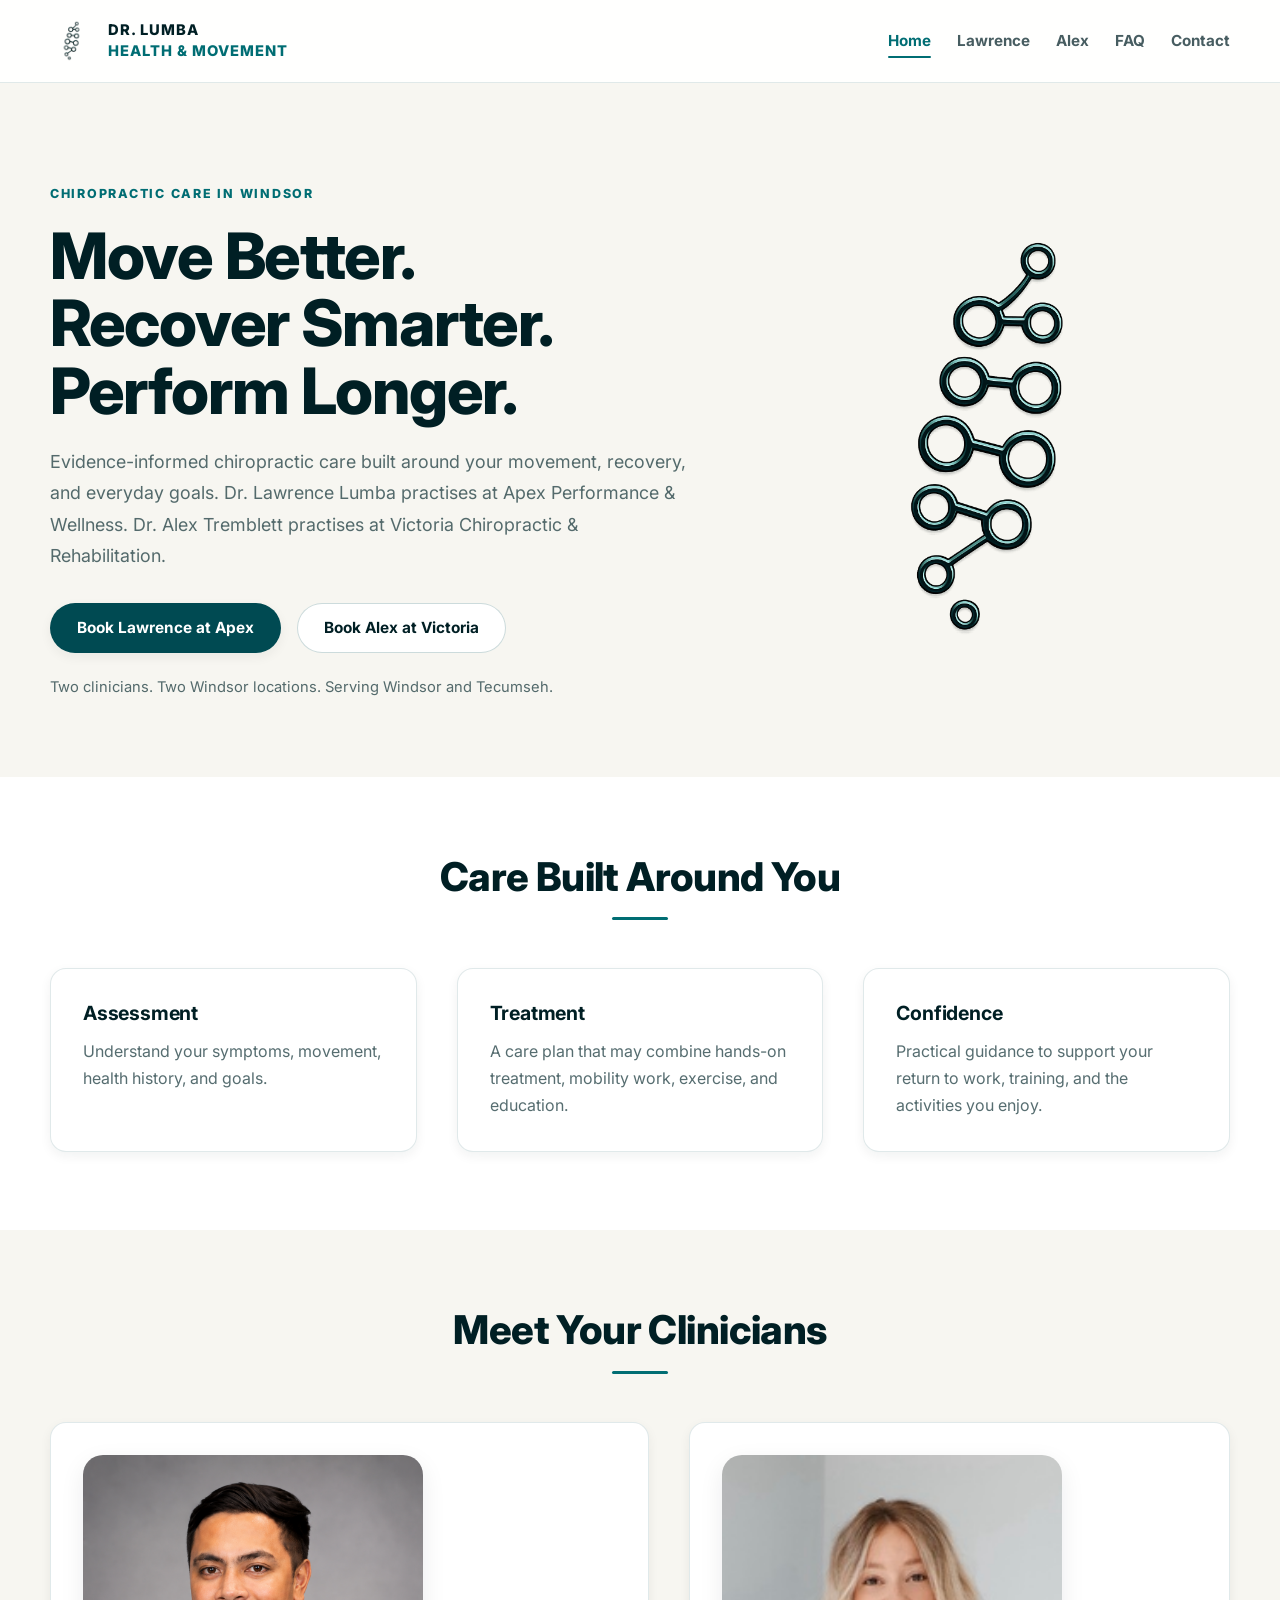
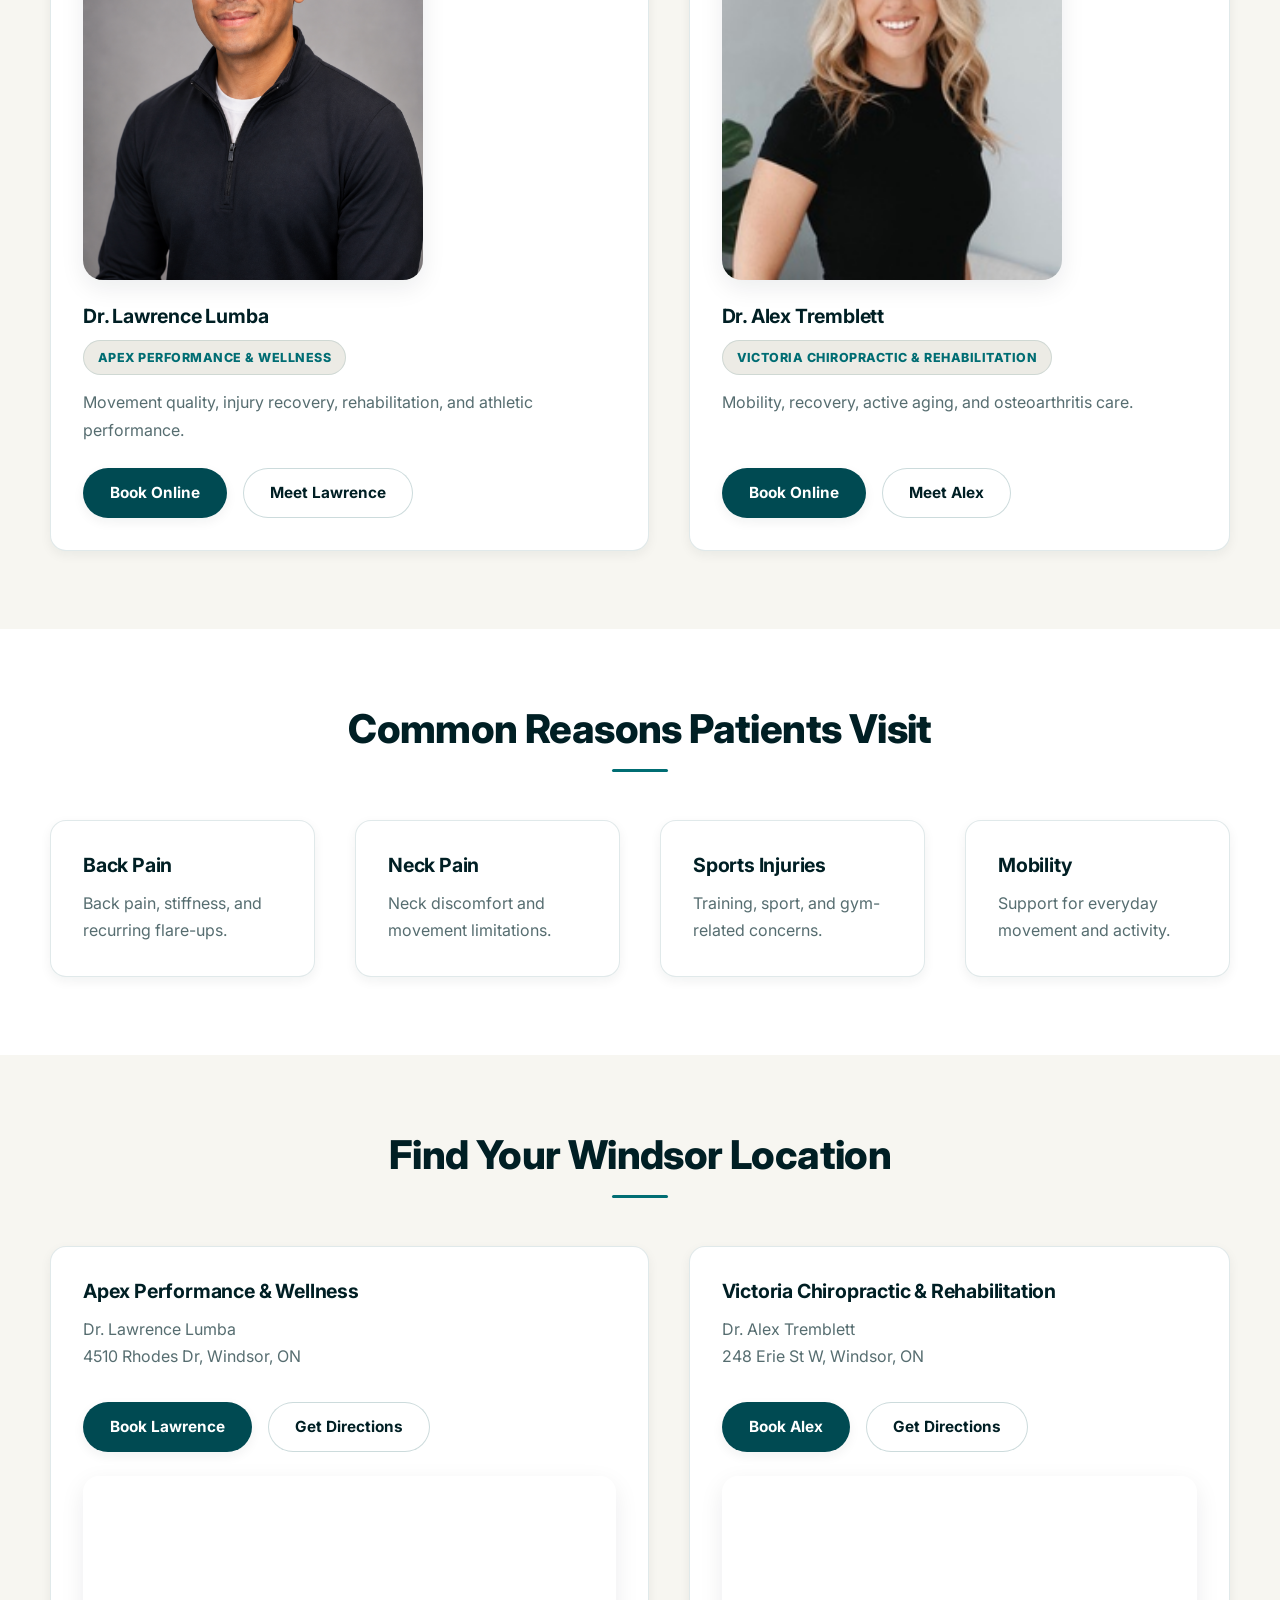
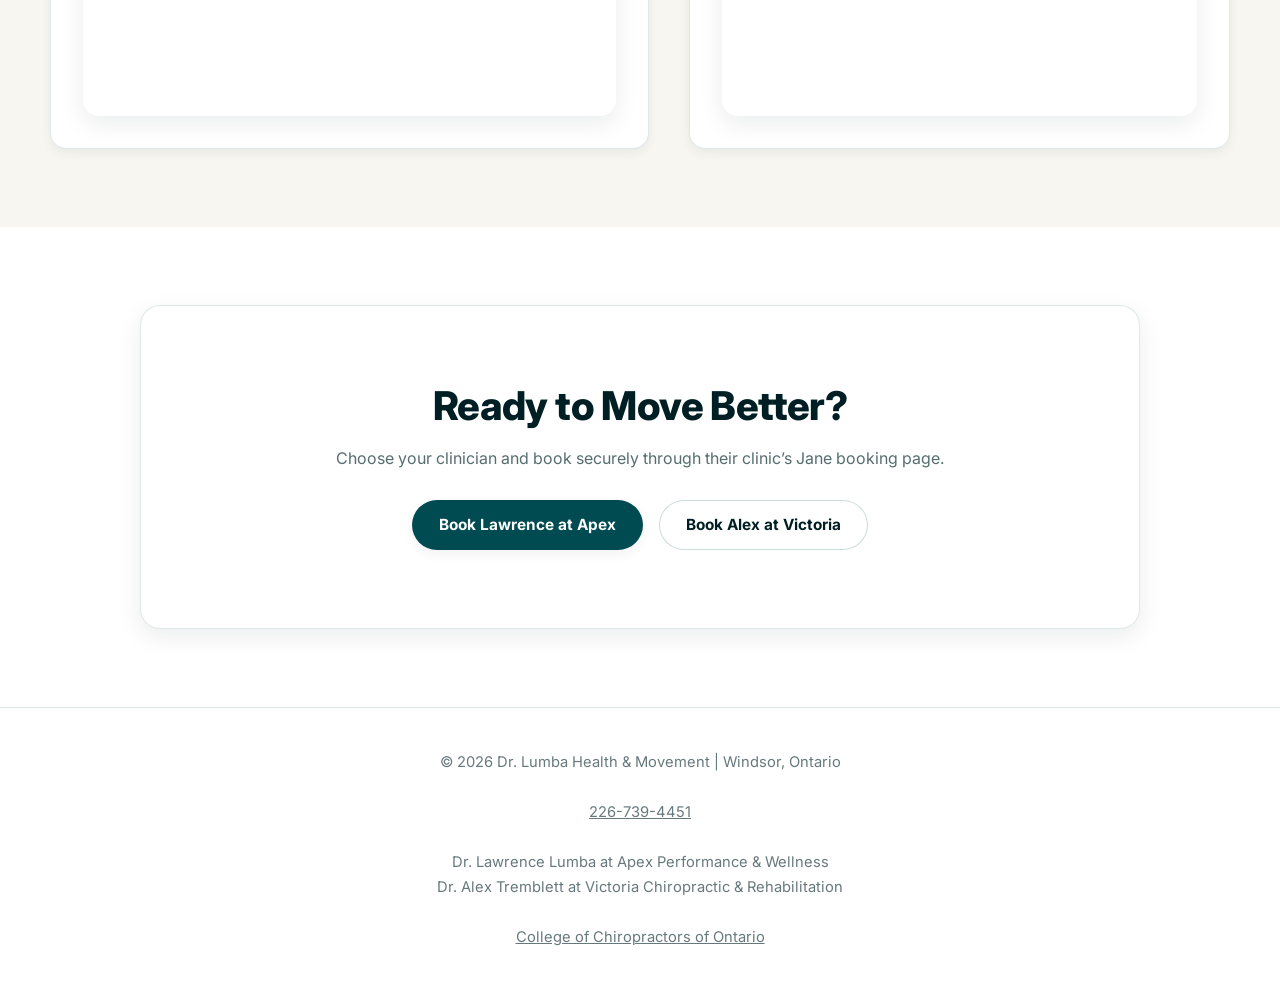
<file: index.html>
<!DOCTYPE html>
<html lang="en">
<head>
  <meta charset="UTF-8">
  <meta name="viewport" content="width=device-width, initial-scale=1.0">

  <title>Dr. Lumba Chiropractic | Windsor Chiropractors</title>
  <meta name="description" content="Meet Dr. Lawrence Lumba at Apex Performance & Wellness and Dr. Alex Tremblett at Victoria Chiropractic & Rehabilitation in Windsor. Book online.">
  <link rel="canonical" href="https://www.drlumba.ca/">

  <script async src="https://www.googletagmanager.com/gtag/js?id=G-ZLXW1TF3WF"></script>
  <script>
    window.dataLayer = window.dataLayer || [];
    function gtag(){ dataLayer.push(arguments); }
    gtag('js', new Date());
    gtag('config', 'G-ZLXW1TF3WF');
  </script>

  <link rel="preconnect" href="https://fonts.googleapis.com">
  <link rel="preconnect" href="https://fonts.gstatic.com" crossorigin>
  <link href="https://fonts.googleapis.com/css2?family=Inter:wght@400;500;600;700;800;900&display=swap" rel="stylesheet">
  <link rel="stylesheet" href="styles.css">

  <script type="application/ld+json">
  {
    "@context": "https://schema.org",
    "@type": "MedicalOrganization",
    "name": "Dr. Lumba Health & Movement",
    "url": "https://www.drlumba.ca/",
    "logo": "https://www.drlumba.ca/logo-updated.png",
    "telephone": "+1-226-739-4451",
    "areaServed": ["Windsor, Ontario", "Tecumseh, Ontario"]
  }
  </script>
</head>

<body class="home">
  <a class="skip-link" href="#main">Skip to content</a>

  <nav aria-label="Main navigation">
    <div class="container nav-inner">
      <a href="index.html" class="logo" aria-label="Dr. Lumba Health and Movement Home">
        <img src="logo-updated.png" alt="Dr. Lumba Health and Movement Logo">
        <div>
          DR. LUMBA
          <span>HEALTH &amp; MOVEMENT</span>
        </div>
      </a>

      <div class="nav-links">
        <a href="index.html" aria-current="page">Home</a>
        <a href="lawrence.html">Lawrence</a>
        <a href="alex.html">Alex</a>
        <a href="faq.html">FAQ</a>
        <a href="contact.html">Contact</a>
      </div>
    </div>
  </nav>

  <main id="main">
    <section class="hero">
      <div class="container grid grid-2">
        <div>
          <div class="hero-label">Chiropractic Care in Windsor</div>

          <h1>
            Move Better.<br>
            Recover Smarter.<br>
            Perform Longer.
          </h1>

          <p>
            Evidence-informed chiropractic care built around your movement,
            recovery, and everyday goals. Dr. Lawrence Lumba practises at
            Apex Performance &amp; Wellness. Dr. Alex Tremblett practises at
            Victoria Chiropractic &amp; Rehabilitation.
          </p>

          <div class="hero-buttons">
            <a
              href="https://apexperformancewellness.janeapp.com/#/staff_member/26/treatment/1"
              class="btn btn-primary"
              target="_blank"
              rel="noopener noreferrer">
              Book Lawrence at Apex
            </a>

            <a
              href="https://victoriachiropractic.janeapp.com/#/staff_member/10/treatment/44"
              class="btn btn-secondary"
              target="_blank"
              rel="noopener noreferrer">
              Book Alex at Victoria
            </a>
          </div>

          <p class="hero-trust">
            Two clinicians. Two Windsor locations. Serving Windsor and Tecumseh.
          </p>
        </div>

        <div class="logo-hero">
          <img
            class="brand-mark"
            src="logo-updated.png"
            alt="Dr. Lumba Health and Movement">
        </div>
      </div>
    </section>

    <section>
      <div class="container">
        <div class="section-title">
          <h2>Care Built Around You</h2>
        </div>

        <div class="grid grid-3">
          <div class="card">
            <h3>Assessment</h3>
            <p>
              Understand your symptoms, movement, health history, and goals.
            </p>
          </div>

          <div class="card">
            <h3>Treatment</h3>
            <p>
              A care plan that may combine hands-on treatment, mobility work,
              exercise, and education.
            </p>
          </div>

          <div class="card">
            <h3>Confidence</h3>
            <p>
              Practical guidance to support your return to work, training,
              and the activities you enjoy.
            </p>
          </div>
        </div>
      </div>
    </section>

    <section id="clinicians">
      <div class="container">
        <div class="section-title">
          <h2>Meet Your Clinicians</h2>
        </div>

        <div class="grid grid-2">
          <article class="card provider-card">
            <img
              src="Lawrence-chiro.png"
              alt="Dr. Lawrence Lumba"
              loading="lazy">

            <h3>Dr. Lawrence Lumba</h3>
            <div class="provider-tag">Apex Performance &amp; Wellness</div>

            <p>
              Movement quality, injury recovery, rehabilitation,
              and athletic performance.
            </p>

            <div class="hero-buttons">
              <a
                href="https://apexperformancewellness.janeapp.com/#/staff_member/26/treatment/1"
                class="btn btn-primary"
                target="_blank"
                rel="noopener noreferrer">
                Book Online
              </a>

              <a href="lawrence.html" class="btn btn-secondary">
                Meet Lawrence
              </a>
            </div>
          </article>

          <article class="card provider-card">
            <img
              src="alex-chiro.jpg"
              alt="Dr. Alex Tremblett"
              loading="lazy">

            <h3>Dr. Alex Tremblett</h3>
            <div class="provider-tag">
              Victoria Chiropractic &amp; Rehabilitation
            </div>

            <p>
              Mobility, recovery, active aging, and osteoarthritis care.
            </p>

            <div class="hero-buttons">
              <a
                href="https://victoriachiropractic.janeapp.com/#/staff_member/10/treatment/44"
                class="btn btn-primary"
                target="_blank"
                rel="noopener noreferrer">
                Book Online
              </a>

              <a href="alex.html" class="btn btn-secondary">
                Meet Alex
              </a>
            </div>
          </article>
        </div>
      </div>
    </section>

    <section>
      <div class="container">
        <div class="section-title">
          <h2>Common Reasons Patients Visit</h2>
        </div>

        <div class="grid grid-4">
          <div class="card">
            <h3>Back Pain</h3>
            <p>Back pain, stiffness, and recurring flare-ups.</p>
          </div>

          <div class="card">
            <h3>Neck Pain</h3>
            <p>Neck discomfort and movement limitations.</p>
          </div>

          <div class="card">
            <h3>Sports Injuries</h3>
            <p>Training, sport, and gym-related concerns.</p>
          </div>

          <div class="card">
            <h3>Mobility</h3>
            <p>Support for everyday movement and activity.</p>
          </div>
        </div>
      </div>
    </section>

    <section>
      <div class="container">
        <div class="section-title">
          <h2>Find Your Windsor Location</h2>
        </div>

        <div class="grid grid-2">
          <div class="card">
            <h3>Apex Performance &amp; Wellness</h3>
            <p>Dr. Lawrence Lumba<br>4510 Rhodes Dr, Windsor, ON</p>

            <div class="hero-buttons">
              <a
                href="https://apexperformancewellness.janeapp.com/#/staff_member/26/treatment/1"
                class="btn btn-primary"
                target="_blank"
                rel="noopener noreferrer">
                Book Lawrence
              </a>

              <a
                href="https://www.google.com/maps?q=Apex+Performance+%26+Wellness,+4510+Rhodes+Dr,+Windsor,+ON"
                class="btn btn-secondary"
                target="_blank"
                rel="noopener noreferrer">
                Get Directions
              </a>
            </div>

            <div class="map-embed">
              <iframe
                src="https://www.google.com/maps?q=Apex+Performance+%26+Wellness,+4510+Rhodes+Dr,+Windsor,+ON&amp;output=embed"
                title="Map to Apex Performance and Wellness"
                loading="lazy"
                referrerpolicy="no-referrer-when-downgrade"
                allowfullscreen>
              </iframe>
            </div>
          </div>

          <div class="card">
            <h3>Victoria Chiropractic &amp; Rehabilitation</h3>
            <p>Dr. Alex Tremblett<br>248 Erie St W, Windsor, ON</p>

            <div class="hero-buttons">
              <a
                href="https://victoriachiropractic.janeapp.com/#/staff_member/10/treatment/44"
                class="btn btn-primary"
                target="_blank"
                rel="noopener noreferrer">
                Book Alex
              </a>

              <a
                href="https://www.google.com/maps?q=Victoria+Chiropractic+%26+Rehabilitation,+248+Erie+St+W,+Windsor,+ON"
                class="btn btn-secondary"
                target="_blank"
                rel="noopener noreferrer">
                Get Directions
              </a>
            </div>

            <div class="map-embed">
              <iframe
                src="https://www.google.com/maps?q=Victoria+Chiropractic+%26+Rehabilitation,+248+Erie+St+W,+Windsor,+ON&amp;output=embed"
                title="Map to Victoria Chiropractic and Rehabilitation"
                loading="lazy"
                referrerpolicy="no-referrer-when-downgrade"
                allowfullscreen>
              </iframe>
            </div>
          </div>
        </div>
      </div>
    </section>

    <section>
      <div class="container">
        <div class="cta-block">
          <h2>Ready to Move Better?</h2>
          <p>
            Choose your clinician and book securely through their clinic’s
            Jane booking page.
          </p>

          <div class="hero-buttons">
            <a
              href="https://apexperformancewellness.janeapp.com/#/staff_member/26/treatment/1"
              class="btn btn-primary"
              target="_blank"
              rel="noopener noreferrer">
              Book Lawrence at Apex
            </a>

            <a
              href="https://victoriachiropractic.janeapp.com/#/staff_member/10/treatment/44"
              class="btn btn-secondary"
              target="_blank"
              rel="noopener noreferrer">
              Book Alex at Victoria
            </a>
          </div>
        </div>
      </div>
    </section>
  </main>

  <footer>
    © <span id="year"></span> Dr. Lumba Health &amp; Movement | Windsor, Ontario
    <br><br>
    <a href="tel:+12267394451">226-739-4451</a>
    <br><br>
    Dr. Lawrence Lumba at Apex Performance &amp; Wellness
    <br>
    Dr. Alex Tremblett at Victoria Chiropractic &amp; Rehabilitation
    <br><br>
    <a href="https://cco.on.ca" target="_blank" rel="noopener noreferrer">
      College of Chiropractors of Ontario
    </a>
  </footer>

  <script>
    document.getElementById("year").textContent = new Date().getFullYear();
  </script>

  <script>
    var Tawk_API = Tawk_API || {}, Tawk_LoadStart = new Date();
    (function() {
      var s1 = document.createElement("script");
      var s0 = document.getElementsByTagName("script")[0];
      s1.async = true;
      s1.src = "https://embed.tawk.to/6a6f6fee055f021d4ace1e6a/1jv1kqf6u";
      s1.charset = "UTF-8";
      s1.setAttribute("crossorigin", "*");
      s0.parentNode.insertBefore(s1, s0);
    })();
  </script>
</body>
</html>
</file>
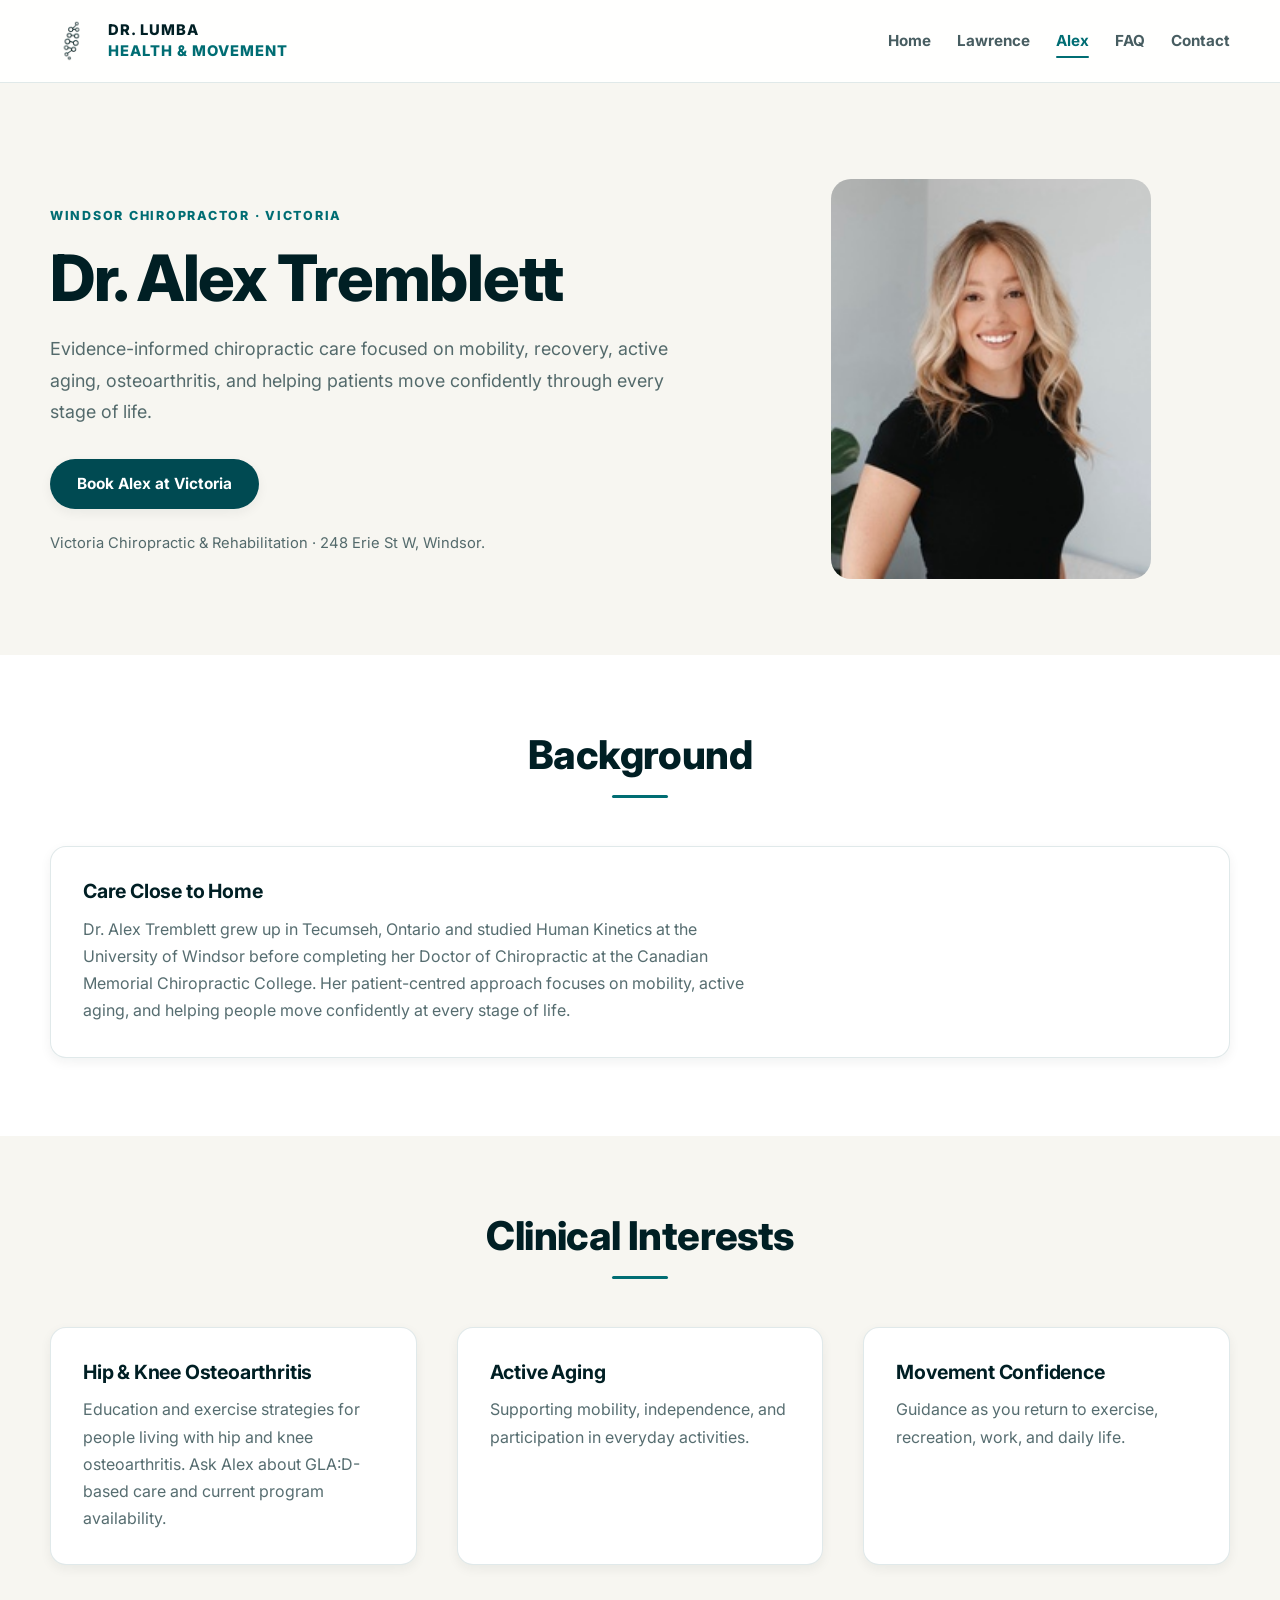
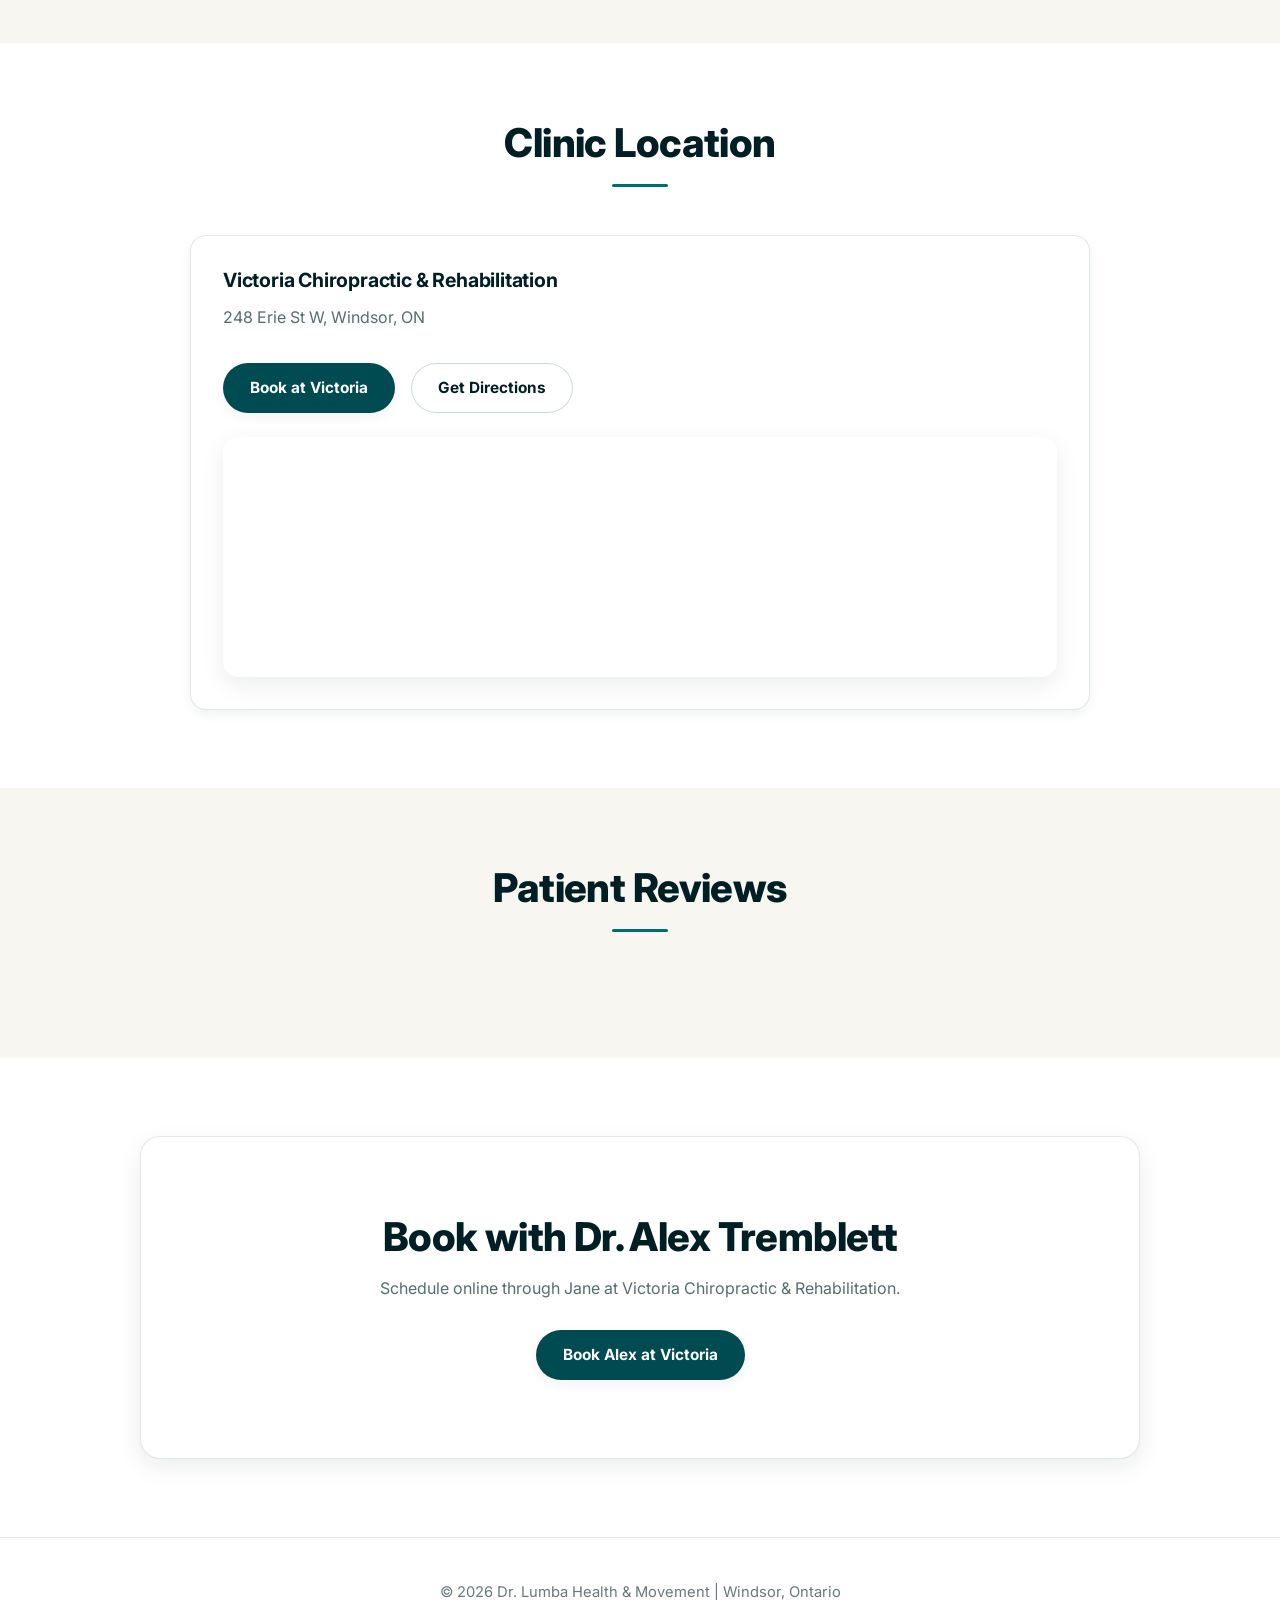
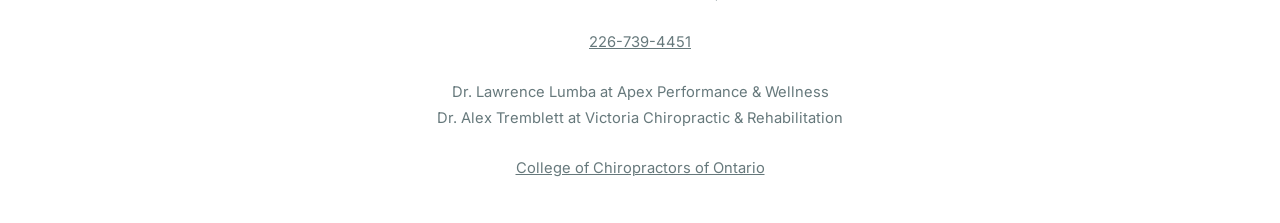
<file: alex.html>
<!DOCTYPE html>
<html lang="en">
<head>
  <meta charset="UTF-8">
  <meta name="viewport" content="width=device-width, initial-scale=1.0">

  <title>Dr. Alex Tremblett | Chiropractor in Windsor</title>
  <meta name="description" content="Book Dr. Alex Tremblett at Victoria Chiropractic & Rehabilitation in Windsor. Care focused on mobility, recovery, active aging and osteoarthritis.">
  <link rel="canonical" href="https://www.drlumba.ca/alex.html">

  <script async src="https://www.googletagmanager.com/gtag/js?id=G-ZLXW1TF3WF"></script>
  <script>
    window.dataLayer = window.dataLayer || [];
    function gtag(){ dataLayer.push(arguments); }
    gtag('js', new Date());
    gtag('config', 'G-ZLXW1TF3WF');
  </script>

  <link rel="preconnect" href="https://fonts.googleapis.com">
  <link rel="preconnect" href="https://fonts.gstatic.com" crossorigin>
  <link href="https://fonts.googleapis.com/css2?family=Inter:wght@400;500;600;700;800;900&display=swap" rel="stylesheet">
  <link rel="stylesheet" href="styles.css">

  <script type="application/ld+json">
  {
    "@context": "https://schema.org",
    "@type": "Physician",
    "name": "Dr. Alex Tremblett",
    "url": "https://www.drlumba.ca/alex.html",
    "image": "https://www.drlumba.ca/alex-chiro.jpg",
    "medicalSpecialty": "Chiropractic",
    "telephone": "+1-226-739-4451",
    "alumniOf": [
      {
        "@type": "CollegeOrUniversity",
        "name": "University of Windsor"
      },
      {
        "@type": "CollegeOrUniversity",
        "name": "Canadian Memorial Chiropractic College"
      }
    ],
    "worksFor": {
      "@type": "MedicalClinic",
      "name": "Victoria Chiropractic & Rehabilitation",
      "address": {
        "@type": "PostalAddress",
        "streetAddress": "248 Erie St W",
        "addressLocality": "Windsor",
        "addressRegion": "ON",
        "addressCountry": "CA"
      }
    }
  }
  </script>
</head>

<body class="inner-page">
  <a class="skip-link" href="#main">Skip to content</a>

  <nav aria-label="Main navigation">
    <div class="container nav-inner">
      <a href="index.html" class="logo" aria-label="Dr. Lumba Health and Movement Home">
        <img src="logo-updated.png" alt="Dr. Lumba Health and Movement Logo">
        <div>
          DR. LUMBA
          <span>HEALTH &amp; MOVEMENT</span>
        </div>
      </a>

      <div class="nav-links">
        <a href="index.html">Home</a>
        <a href="lawrence.html">Lawrence</a>
        <a href="alex.html" aria-current="page">Alex</a>
        <a href="faq.html">FAQ</a>
        <a href="contact.html">Contact</a>
      </div>
    </div>
  </nav>

  <main id="main">
    <section class="hero">
      <div class="container grid grid-2">
        <div>
          <div class="hero-label">Windsor Chiropractor · Victoria</div>

          <h1>Dr. Alex Tremblett</h1>

          <p>
            Evidence-informed chiropractic care focused on mobility, recovery,
            active aging, osteoarthritis, and helping patients move confidently
            through every stage of life.
          </p>

          <div class="hero-buttons">
            <a
              href="https://victoriachiropractic.janeapp.com/#/staff_member/10/treatment/44"
              class="btn btn-primary"
              target="_blank"
              rel="noopener noreferrer">
              Book Alex at Victoria
            </a>
          </div>

          <p class="hero-trust">
            Victoria Chiropractic &amp; Rehabilitation ·
            248 Erie St W, Windsor.
          </p>
        </div>

        <div class="logo-hero">
          <img
            class="alex-img"
            src="alex-chiro.jpg"
            alt="Dr. Alex Tremblett, chiropractor in Windsor">
        </div>
      </div>
    </section>

    <section>
      <div class="container">
        <div class="section-title">
          <h2>Background</h2>
        </div>

        <div class="card">
          <h3>Care Close to Home</h3>

          <p>
            Dr. Alex Tremblett grew up in Tecumseh, Ontario and studied Human
            Kinetics at the University of Windsor before completing her Doctor
            of Chiropractic at the Canadian Memorial Chiropractic College.
            Her patient-centred approach focuses on mobility, active aging,
            and helping people move confidently at every stage of life.
          </p>
        </div>
      </div>
    </section>

    <section>
      <div class="container">
        <div class="section-title">
          <h2>Clinical Interests</h2>
        </div>

        <div class="grid grid-3">
          <div class="card">
            <h3>Hip &amp; Knee Osteoarthritis</h3>
            <p>
              Education and exercise strategies for people living with hip
              and knee osteoarthritis. Ask Alex about GLA:D-based care and
              current program availability.
            </p>
          </div>

          <div class="card">
            <h3>Active Aging</h3>
            <p>
              Supporting mobility, independence, and participation in
              everyday activities.
            </p>
          </div>

          <div class="card">
            <h3>Movement Confidence</h3>
            <p>
              Guidance as you return to exercise, recreation, work,
              and daily life.
            </p>
          </div>
        </div>
      </div>
    </section>

    <section>
      <div class="container">
        <div class="section-title">
          <h2>Clinic Location</h2>
        </div>

        <div class="card narrow">
          <h3>Victoria Chiropractic &amp; Rehabilitation</h3>
          <p>248 Erie St W, Windsor, ON</p>

          <div class="hero-buttons">
            <a
              href="https://victoriachiropractic.janeapp.com/#/staff_member/10/treatment/44"
              class="btn btn-primary"
              target="_blank"
              rel="noopener noreferrer">
              Book at Victoria
            </a>

            <a
              href="https://www.google.com/maps?q=Victoria+Chiropractic+%26+Rehabilitation,+248+Erie+St+W,+Windsor,+ON"
              class="btn btn-secondary"
              target="_blank"
              rel="noopener noreferrer">
              Get Directions
            </a>
          </div>

          <div class="map-embed">
            <iframe
              src="https://www.google.com/maps?q=Victoria+Chiropractic+%26+Rehabilitation,+248+Erie+St+W,+Windsor,+ON&amp;output=embed"
              title="Map to Victoria Chiropractic and Rehabilitation"
              loading="lazy"
              referrerpolicy="no-referrer-when-downgrade"
              allowfullscreen>
            </iframe>
          </div>
        </div>
      </div>
    </section>

    <section>
      <div class="container">
        <div class="section-title">
          <h2>Patient Reviews</h2>
        </div>

        <div class="reviews-widget">
          <script src="https://elfsightcdn.com/platform.js" async></script>
          <div
            class="elfsight-app-cb5a599e-de24-4579-9cbd-d29f5c9d6d4f"
            data-elfsight-app-lazy>
          </div>
        </div>
      </div>
    </section>

    <section>
      <div class="container">
        <div class="cta-block">
          <h2>Book with Dr. Alex Tremblett</h2>

          <p>
            Schedule online through Jane at Victoria Chiropractic &amp;
            Rehabilitation.
          </p>

          <div class="hero-buttons">
            <a
              href="https://victoriachiropractic.janeapp.com/#/staff_member/10/treatment/44"
              class="btn btn-primary"
              target="_blank"
              rel="noopener noreferrer">
              Book Alex at Victoria
            </a>
          </div>
        </div>
      </div>
    </section>
  </main>

  <footer>
    © <span id="year"></span> Dr. Lumba Health &amp; Movement | Windsor, Ontario
    <br><br>
    <a href="tel:+12267394451">226-739-4451</a>
    <br><br>
    Dr. Lawrence Lumba at Apex Performance &amp; Wellness
    <br>
    Dr. Alex Tremblett at Victoria Chiropractic &amp; Rehabilitation
    <br><br>
    <a href="https://cco.on.ca" target="_blank" rel="noopener noreferrer">
      College of Chiropractors of Ontario
    </a>
  </footer>

  <script>
    document.getElementById("year").textContent = new Date().getFullYear();
  </script>

  <script>
    var Tawk_API = Tawk_API || {}, Tawk_LoadStart = new Date();
    (function() {
      var s1 = document.createElement("script");
      var s0 = document.getElementsByTagName("script")[0];
      s1.async = true;
      s1.src = "https://embed.tawk.to/6a6f6fee055f021d4ace1e6a/1jv1kqf6u";
      s1.charset = "UTF-8";
      s1.setAttribute("crossorigin", "*");
      s0.parentNode.insertBefore(s1, s0);
    })();
  </script>
</body>
</html>
</file>
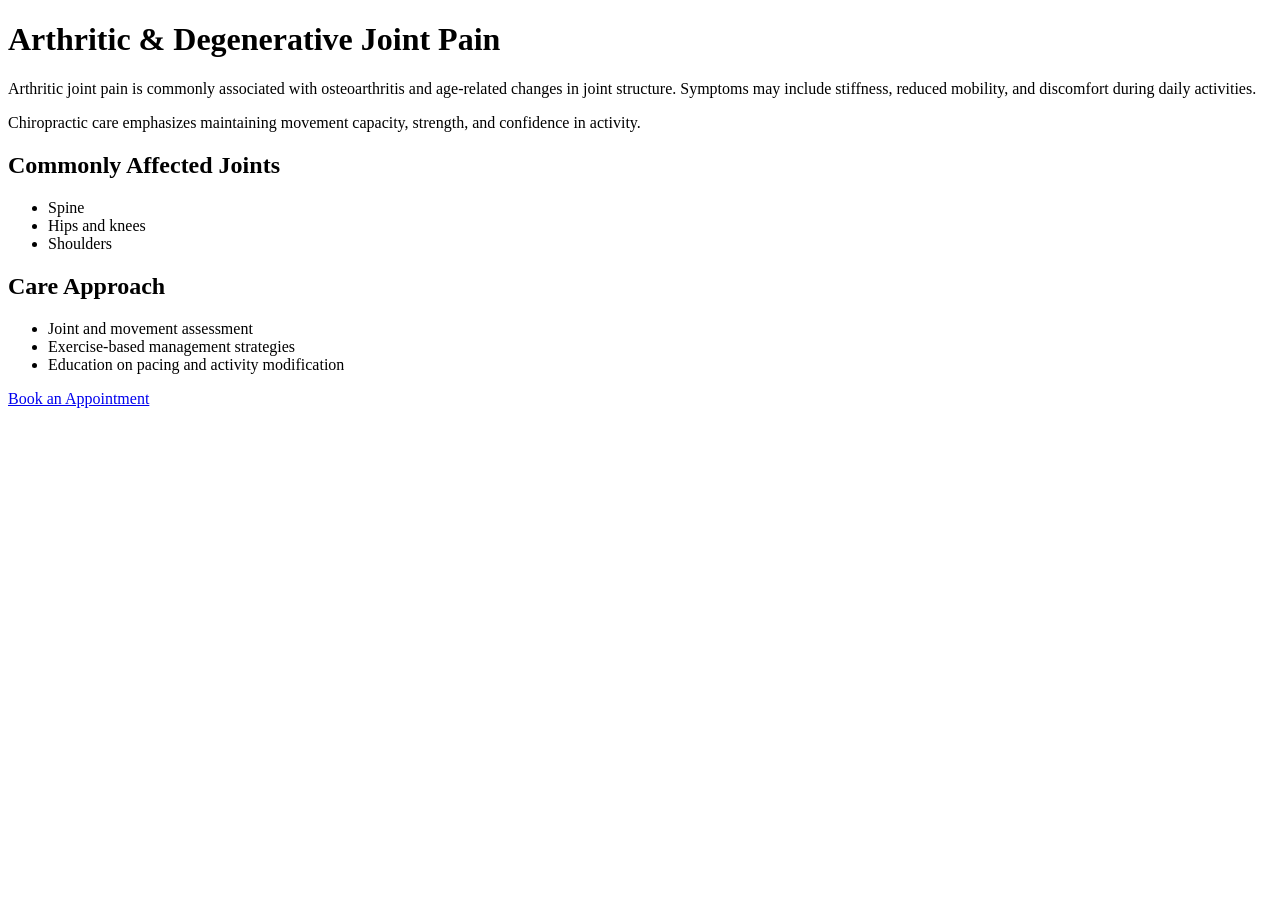
<file: arthritis-and-joint-pain.html>
<!DOCTYPE html>
<html lang="en">
<head>
  <meta charset="UTF-8">
  <title>Arthritis & Joint Pain Chiropractor | Windsor ON</title>
  <meta name="description" content="Chiropractic care for arthritic and degenerative joint pain in Windsor. Focused on mobility, strength, and maintaining daily function.">
</head>
<body>

<h1>Arthritic & Degenerative Joint Pain</h1>

<p>
Arthritic joint pain is commonly associated with osteoarthritis and age-related changes
in joint structure. Symptoms may include stiffness, reduced mobility, and discomfort
during daily activities.
</p>

<p>
Chiropractic care emphasizes maintaining movement capacity, strength, and confidence
in activity.
</p>

<h2>Commonly Affected Joints</h2>
<ul>
  <li>Spine</li>
  <li>Hips and knees</li>
  <li>Shoulders</li>
</ul>

<h2>Care Approach</h2>
<ul>
  <li>Joint and movement assessment</li>
  <li>Exercise-based management strategies</li>
  <li>Education on pacing and activity modification</li>
</ul>

<a href="https://beaconphysio.janeapp.com/#/staff_member/40">Book an Appointment</a>

</body>
</html>
</file>
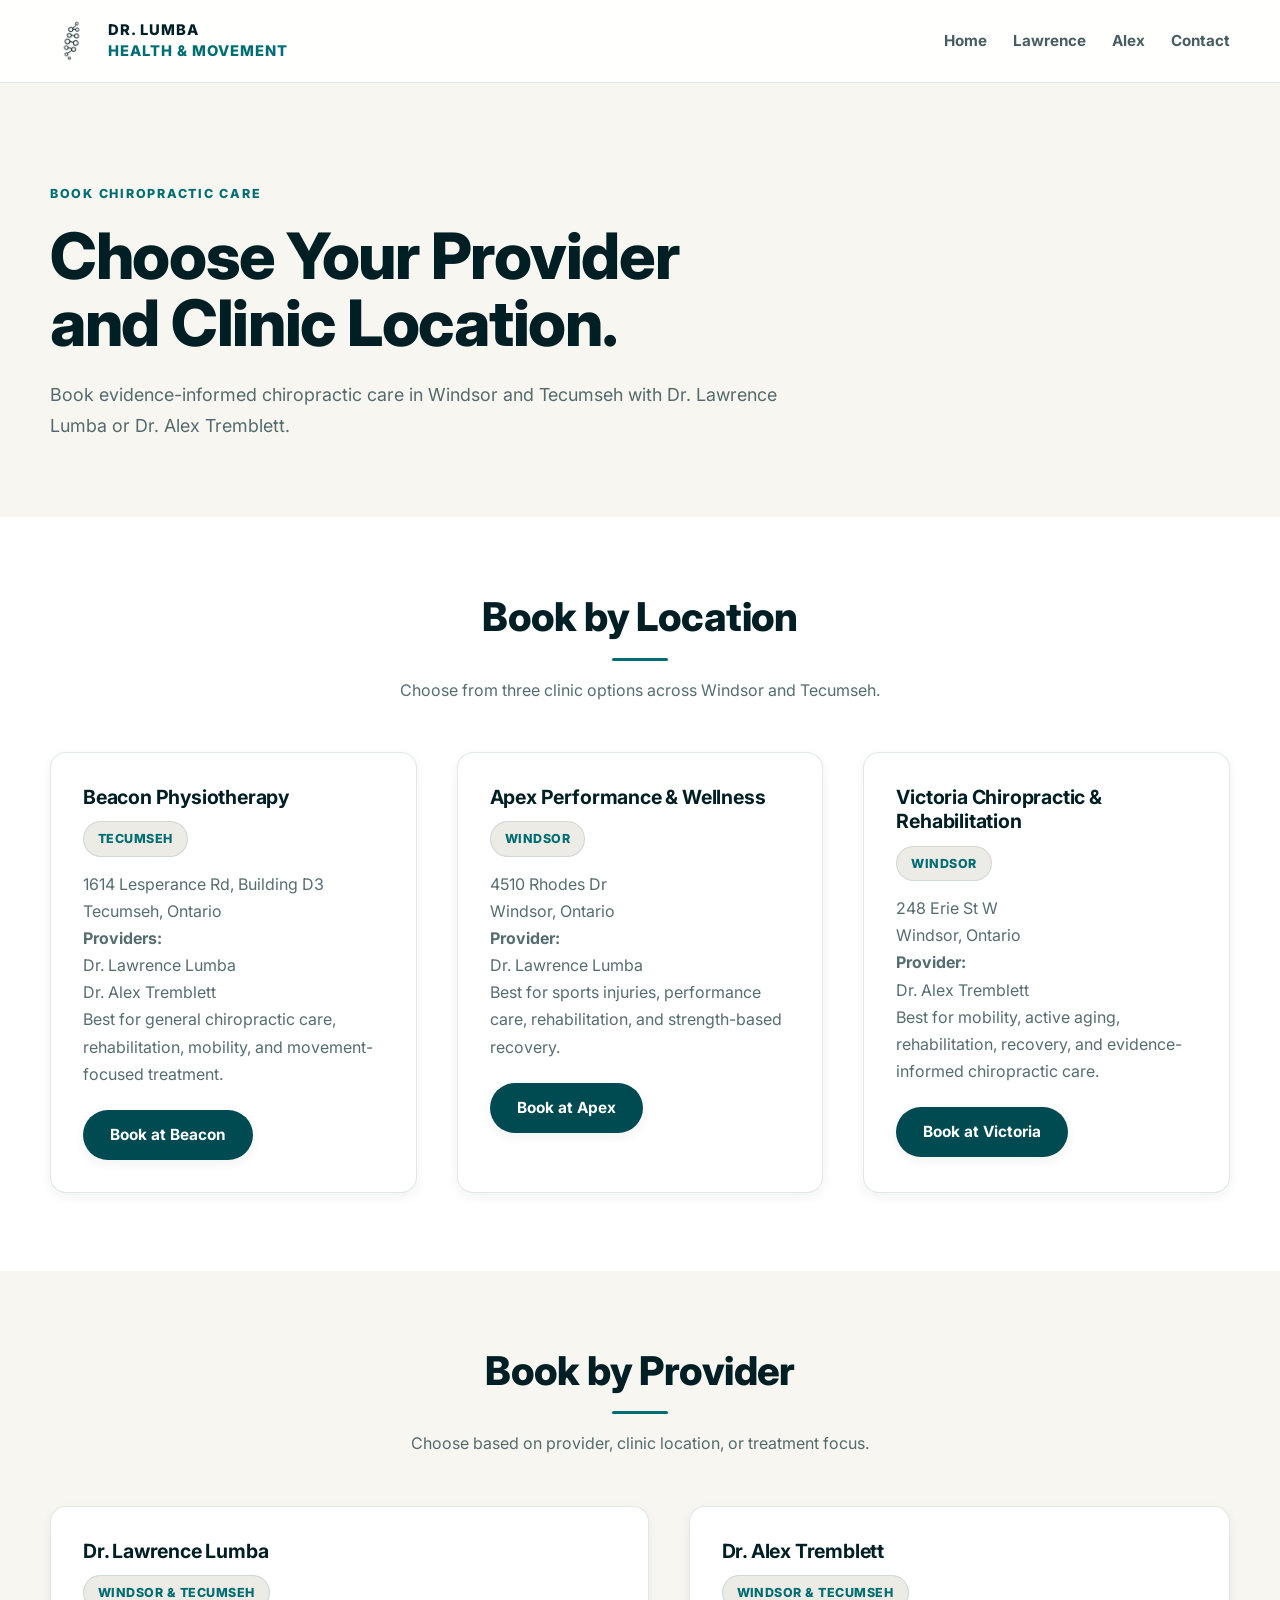
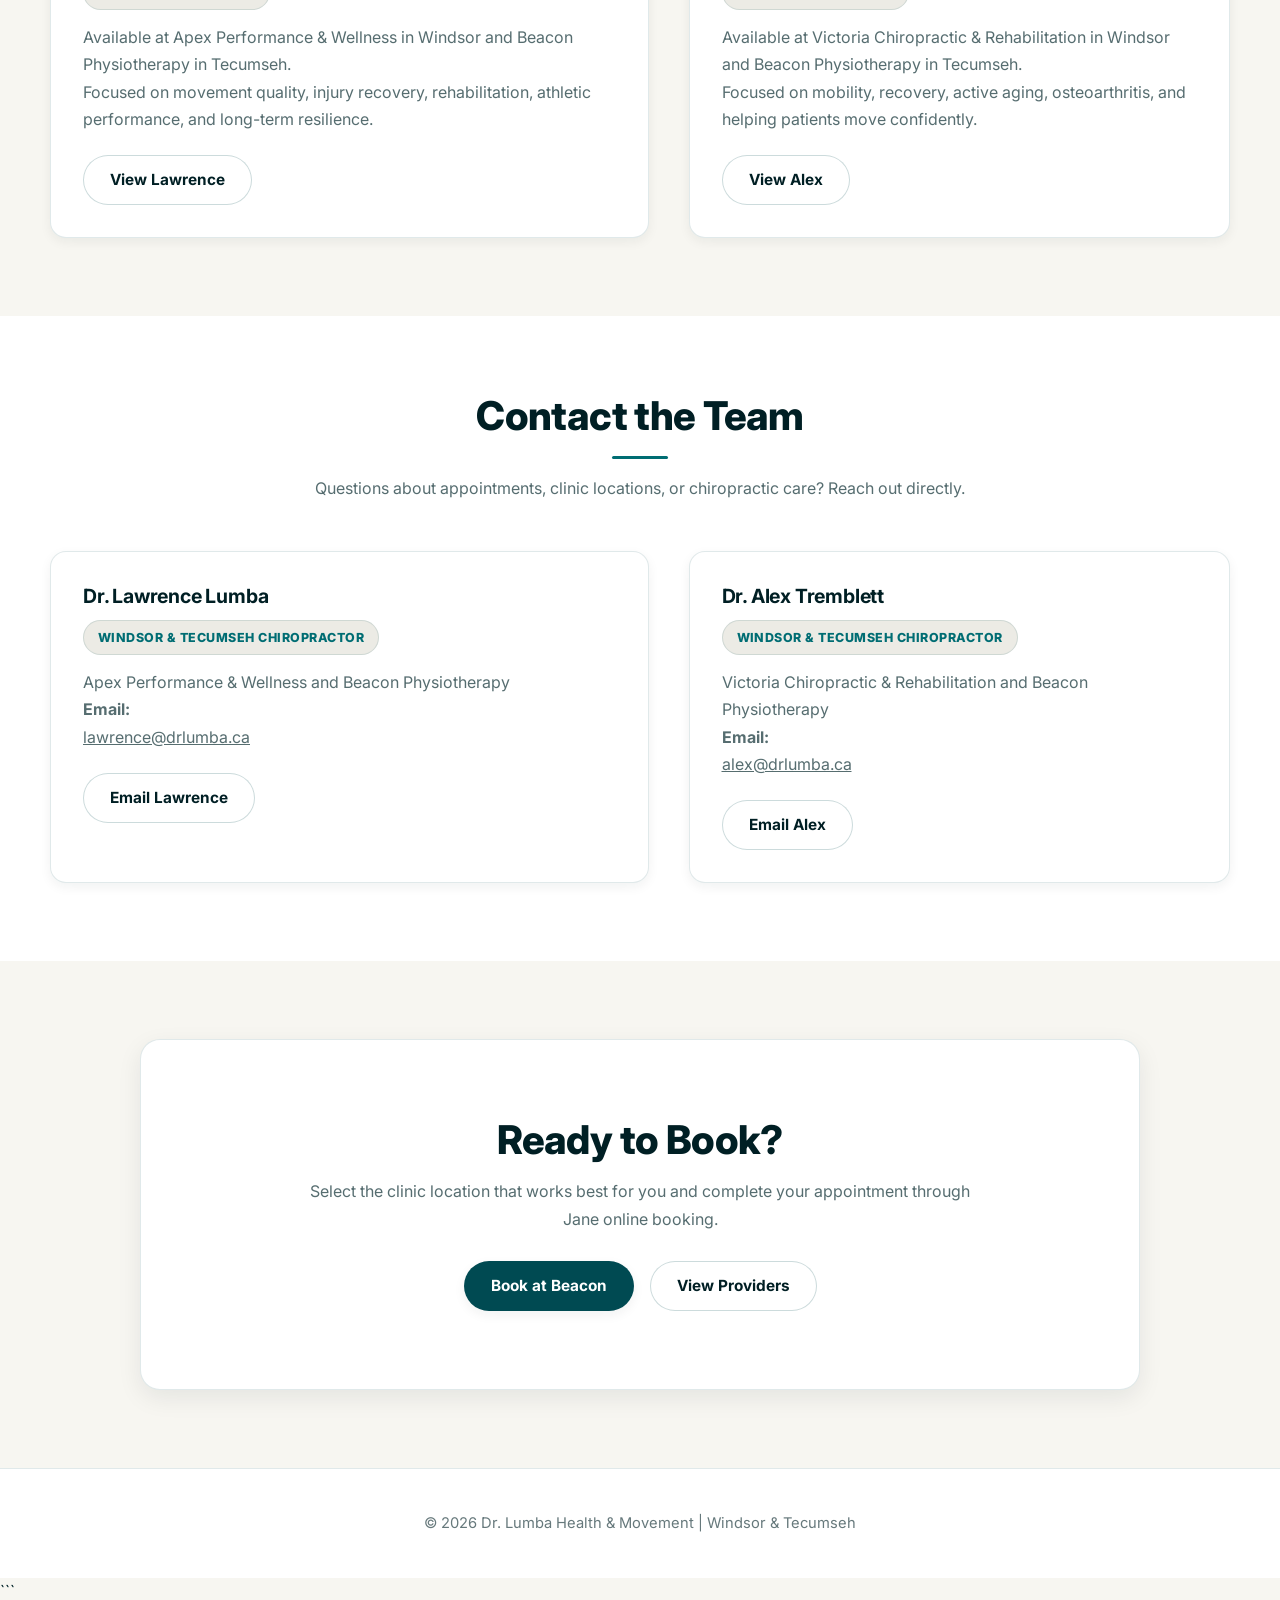
<file: book.html>
<!DOCTYPE html>
<html lang="en">

<head>
  <!-- Google Analytics -->
  <script async src="https://www.googletagmanager.com/gtag/js?id=G-ZLXW1TF3WF"></script>
  <script>
    window.dataLayer = window.dataLayer || [];
    function gtag(){ dataLayer.push(arguments); }
    gtag('js', new Date());
    gtag('config', 'G-ZLXW1TF3WF');
  </script>

  <meta charset="UTF-8">
  <meta name="viewport" content="width=device-width, initial-scale=1.0">

  <title>Book Chiropractic Care | Dr. Lumba Windsor & Tecumseh</title>

  <meta name="description" content="Book chiropractic care in Windsor and Tecumseh with Dr. Lawrence Lumba and Dr. Alex Lumba at Beacon Physiotherapy, Apex Performance & Wellness, and Victoria Chiropractic & Rehabilitation.">

  <link rel="preconnect" href="https://fonts.googleapis.com">
  <link rel="preconnect" href="https://fonts.gstatic.com" crossorigin>
  <link href="https://fonts.googleapis.com/css2?family=Inter:wght@400;500;600;700;800;900&display=swap" rel="stylesheet">

  <link rel="stylesheet" href="styles.css">
</head>

<body>

<nav>
  <div class="container nav-inner">

    <a href="index.html" class="logo" aria-label="Dr. Lumba Health and Movement Home">
      <img src="logo-updated.png" alt="Dr. Lumba Health and Movement Logo">
      <div>
        DR. LUMBA
        <span>HEALTH & MOVEMENT</span>
      </div>
    </a>

    <div class="nav-links">
      <a href="index.html">Home</a>
      <a href="lawrence.html">Lawrence</a>
      <a href="alex.html">Alex</a>
      <a href="contact.html">Contact</a>
    </div>

  </div>
</nav>

<section class="hero">

  <div class="container">

    <div class="hero-label">
      Book Chiropractic Care
    </div>

    <h1>
      Choose Your Provider<br>
      and Clinic Location.
    </h1>

    <p>
      Book evidence-informed chiropractic care in Windsor and Tecumseh with Dr. Lawrence Lumba or Dr. Alex Tremblett.
    </p>

  </div>

</section>

<section>

  <div class="container">

    <div class="section-title">
      <h2>Book by Location</h2>
      <p>
        Choose from three clinic options across Windsor and Tecumseh.
      </p>
    </div>

    <div class="grid grid-3">

      <div class="card provider-card">

        <h3>Beacon Physiotherapy</h3>

        <div class="provider-tag">
          Tecumseh
        </div>

        <p>
          1614 Lesperance Rd, Building D3<br>
          Tecumseh, Ontario
        </p>

        <p>
          <strong>Providers:</strong><br>
          Dr. Lawrence Lumba<br>
          Dr. Alex Tremblett
        </p>

        <p>
          Best for general chiropractic care, rehabilitation, mobility, and movement-focused treatment.
        </p>

        <a href="https://beaconphysio.janeapp.com/#/chiropractic"
           target="_blank"
           rel="noopener noreferrer"
           class="btn btn-primary">
          Book at Beacon
        </a>

      </div>

      <div class="card provider-card">

        <h3>Apex Performance & Wellness</h3>

        <div class="provider-tag">
          Windsor
        </div>

        <p>
          4510 Rhodes Dr<br>
          Windsor, Ontario
        </p>

        <p>
          <strong>Provider:</strong><br>
          Dr. Lawrence Lumba
        </p>

        <p>
          Best for sports injuries, performance care, rehabilitation, and strength-based recovery.
        </p>

        <a href="https://apexperformancewellness.janeapp.com/#/staff_member/26/treatment/1"
           target="_blank"
           rel="noopener noreferrer"
           class="btn btn-primary">
          Book at Apex
        </a>

      </div>

      <div class="card provider-card">

        <h3>Victoria Chiropractic & Rehabilitation</h3>

        <div class="provider-tag">
          Windsor
        </div>

        <p>
          248 Erie St W<br>
          Windsor, Ontario
        </p>

        <p>
          <strong>Provider:</strong><br>
          Dr. Alex Tremblett
        </p>

        <p>
          Best for mobility, active aging, rehabilitation, recovery, and evidence-informed chiropractic care.
        </p>

        <a href="https://victoriachiropractic.janeapp.com/#/staff_member/10/treatment/44"
           target="_blank"
           rel="noopener noreferrer"
           class="btn btn-primary">
          Book at Victoria
        </a>

      </div>

    </div>

  </div>

</section>

<section>

  <div class="container">

    <div class="section-title">
      <h2>Book by Provider</h2>
      <p>
        Choose based on provider, clinic location, or treatment focus.
      </p>
    </div>

    <div class="grid grid-2">

      <div class="card provider-card">

        <h3>Dr. Lawrence Lumba</h3>

        <div class="provider-tag">
          Windsor & Tecumseh
        </div>

        <p>
          Available at Apex Performance & Wellness in Windsor and Beacon Physiotherapy in Tecumseh.
        </p>

        <p>
          Focused on movement quality, injury recovery, rehabilitation, athletic performance, and long-term resilience.
        </p>

        <a href="lawrence.html" class="btn btn-secondary">
          View Lawrence
        </a>

      </div>

      <div class="card provider-card">

        <h3>Dr. Alex Tremblett</h3>

        <div class="provider-tag">
          Windsor & Tecumseh
        </div>

        <p>
          Available at Victoria Chiropractic & Rehabilitation in Windsor and Beacon Physiotherapy in Tecumseh.
        </p>

        <p>
          Focused on mobility, recovery, active aging, osteoarthritis, and helping patients move confidently.
        </p>

        <a href="alex.html" class="btn btn-secondary">
          View Alex
        </a>

      </div>

    </div>

  </div>

</section>

<section>

  <div class="container">
    
<div class="section-title">
  <h2>Contact the Team</h2>
  <p>
    Questions about appointments, clinic locations, or chiropractic care? Reach out directly.
  </p>
</div>

<div class="grid grid-2">

  <div class="card provider-card">

    <h3>Dr. Lawrence Lumba</h3>

    <div class="provider-tag">
      Windsor & Tecumseh Chiropractor
    </div>

    <p>
      Apex Performance & Wellness and Beacon Physiotherapy
    </p>

    <p>
  <strong>Email:</strong><br>
  <a href="mailto:lawrence@drlumba.ca">
    lawrence@drlumba.ca
  </a>
</p>

    <a href="mailto:lawrence@drlumba.ca" class="btn btn-secondary">
      Email Lawrence
    </a>

  </div>

  <div class="card provider-card">

    <h3>Dr. Alex Tremblett</h3>

    <div class="provider-tag">
      Windsor & Tecumseh Chiropractor
    </div>

    <p>
      Victoria Chiropractic & Rehabilitation and Beacon Physiotherapy
    </p>
<p>
  <strong>Email:</strong><br>
  <a href="mailto:alex@drlumba.ca">
    alex@drlumba.ca
  </a>
</p>

    <a href="mailto:alex@drlumba.ca" class="btn btn-secondary">
      Email Alex
    </a>

  </div>

</div>

  </div>

</section>
  
<section>

  <div class="container">

    <div class="cta-block">

      <h2>Ready to Book?</h2>

      <p>
        Select the clinic location that works best for you and complete your appointment through Jane online booking.
      </p>

      <div class="hero-buttons" style="justify-content:center;">

        <a href="https://beaconphysio.janeapp.com/#/chiropractic"
           target="_blank"
           rel="noopener noreferrer"
           class="btn btn-primary">
          Book at Beacon
        </a>

        <a href="lawrence.html" class="btn btn-secondary">
          View Providers
        </a>

      </div>

    </div>

  </div>

</section>

<footer>
  © <span id="year"></span> Dr. Lumba Health & Movement | Windsor & Tecumseh
</footer>

<script>
  document.getElementById("year").textContent = new Date().getFullYear();
</script>

</body>
</html>
```
</file>
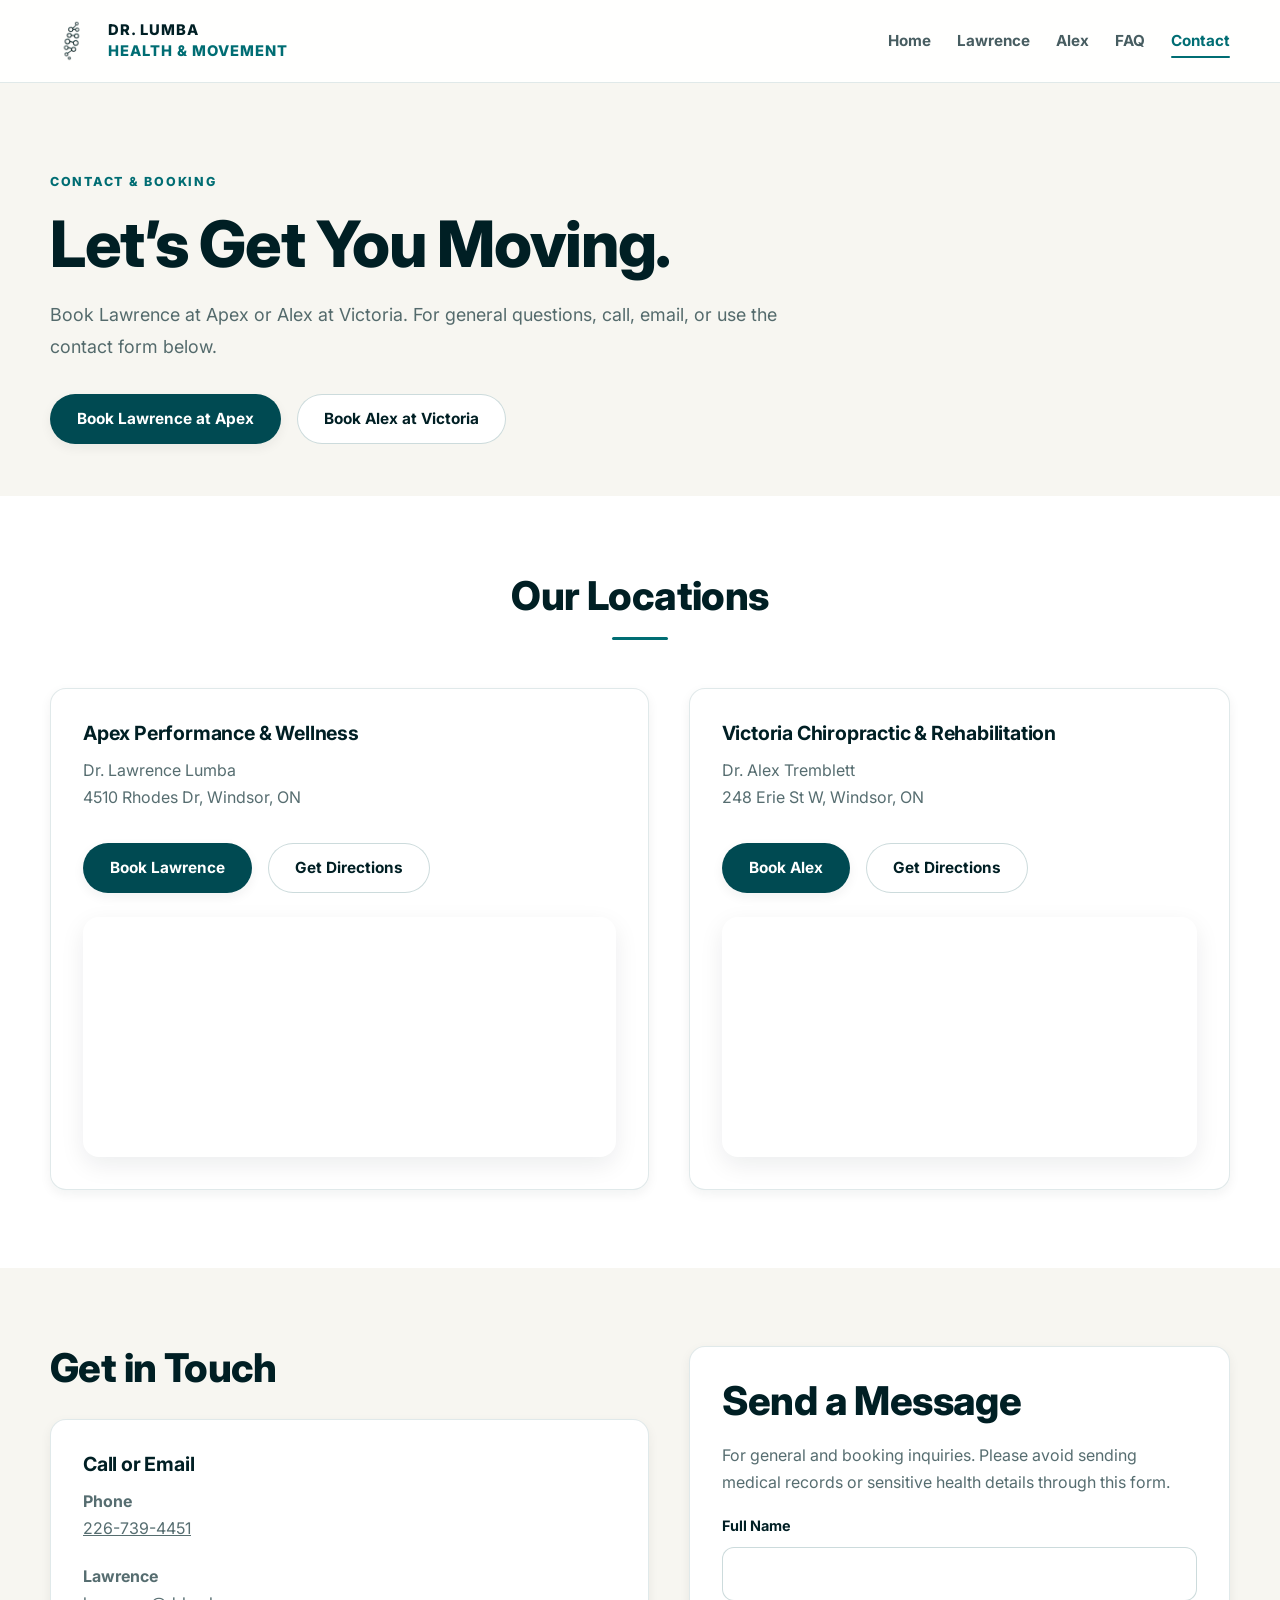
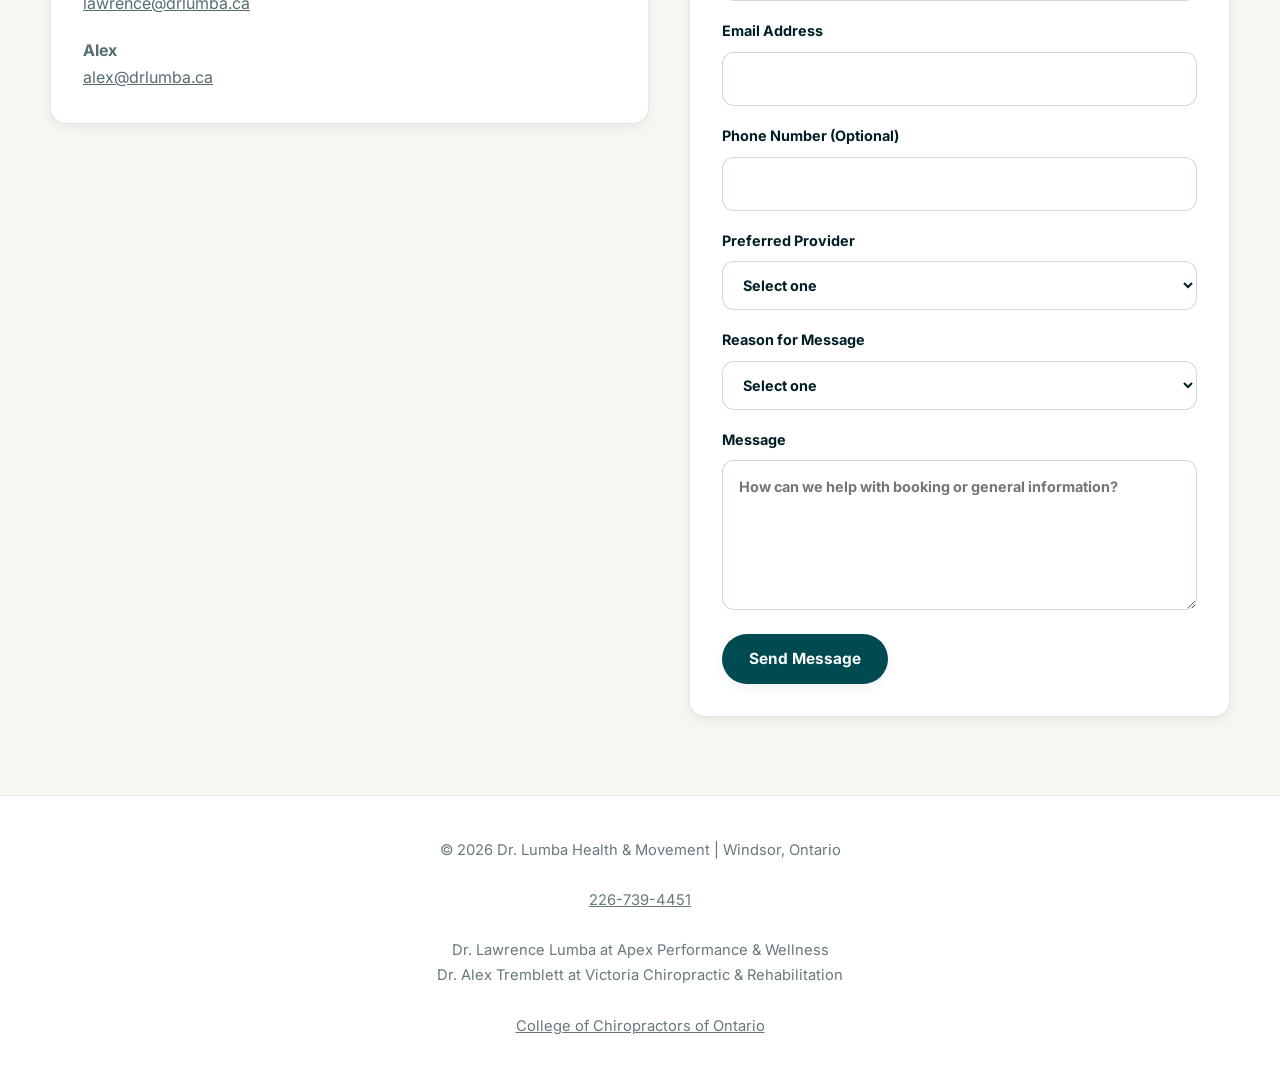
<file: contact.html>
<!DOCTYPE html>
<html lang="en">
<head>
  <meta charset="UTF-8">
  <meta name="viewport" content="width=device-width, initial-scale=1.0">

  <title>Contact &amp; Booking | Dr. Lumba Chiropractic Windsor</title>
  <meta name="description" content="Book Lawrence at Apex, 4510 Rhodes Dr, or Alex at Victoria, 248 Erie St W, Windsor. Contact Dr. Lumba Health & Movement by phone, email or online.">
  <link rel="canonical" href="https://www.drlumba.ca/contact.html">

  <script async src="https://www.googletagmanager.com/gtag/js?id=G-ZLXW1TF3WF"></script>
  <script>
    window.dataLayer = window.dataLayer || [];
    function gtag(){ dataLayer.push(arguments); }
    gtag('js', new Date());
    gtag('config', 'G-ZLXW1TF3WF');
  </script>

  <link rel="preconnect" href="https://fonts.googleapis.com">
  <link rel="preconnect" href="https://fonts.gstatic.com" crossorigin>
  <link href="https://fonts.googleapis.com/css2?family=Inter:wght@400;500;600;700;800;900&display=swap" rel="stylesheet">
  <link rel="stylesheet" href="styles.css">

  <script type="application/ld+json">
  {
    "@context": "https://schema.org",
    "@type": "ContactPage",
    "url": "https://www.drlumba.ca/contact.html",
    "mainEntity": {
      "@type": "MedicalOrganization",
      "name": "Dr. Lumba Health & Movement",
      "url": "https://www.drlumba.ca/",
      "telephone": "+1-226-739-4451",
      "email": ["lawrence@drlumba.ca", "alex@drlumba.ca"],
      "areaServed": ["Windsor, Ontario", "Tecumseh, Ontario"]
    }
  }
  </script>
</head>

<body class="inner-page">
  <a class="skip-link" href="#main">Skip to content</a>

  <nav aria-label="Main navigation">
    <div class="container nav-inner">
      <a href="index.html" class="logo" aria-label="Dr. Lumba Health and Movement Home">
        <img src="logo-updated.png" alt="Dr. Lumba Health and Movement Logo">
        <div>
          DR. LUMBA
          <span>HEALTH &amp; MOVEMENT</span>
        </div>
      </a>

      <div class="nav-links">
        <a href="index.html">Home</a>
        <a href="lawrence.html">Lawrence</a>
        <a href="alex.html">Alex</a>
        <a href="faq.html">FAQ</a>
        <a href="contact.html" aria-current="page">Contact</a>
      </div>
    </div>
  </nav>

  <main id="main">
    <section class="hero hero-compact">
      <div class="container">
        <div class="hero-label">Contact &amp; Booking</div>

        <h1>Let’s Get You Moving.</h1>

        <p>
          Book Lawrence at Apex or Alex at Victoria. For general questions,
          call, email, or use the contact form below.
        </p>

        <div class="hero-buttons">
          <a
            href="https://apexperformancewellness.janeapp.com/#/staff_member/26/treatment/1"
            class="btn btn-primary"
            target="_blank"
            rel="noopener noreferrer">
            Book Lawrence at Apex
          </a>

          <a
            href="https://victoriachiropractic.janeapp.com/#/staff_member/10/treatment/44"
            class="btn btn-secondary"
            target="_blank"
            rel="noopener noreferrer">
            Book Alex at Victoria
          </a>
        </div>
      </div>
    </section>

    <section>
      <div class="container">
        <div class="section-title">
          <h2>Our Locations</h2>
        </div>

        <div class="grid grid-2">
          <div class="card">
            <h3>Apex Performance &amp; Wellness</h3>
            <p>Dr. Lawrence Lumba<br>4510 Rhodes Dr, Windsor, ON</p>

            <div class="hero-buttons">
              <a
                href="https://apexperformancewellness.janeapp.com/#/staff_member/26/treatment/1"
                class="btn btn-primary"
                target="_blank"
                rel="noopener noreferrer">
                Book Lawrence
              </a>

              <a
                href="https://www.google.com/maps?q=Apex+Performance+%26+Wellness,+4510+Rhodes+Dr,+Windsor,+ON"
                class="btn btn-secondary"
                target="_blank"
                rel="noopener noreferrer">
                Get Directions
              </a>
            </div>

            <div class="map-embed">
              <iframe
                src="https://www.google.com/maps?q=Apex+Performance+%26+Wellness,+4510+Rhodes+Dr,+Windsor,+ON&amp;output=embed"
                title="Map to Apex Performance and Wellness"
                loading="lazy"
                referrerpolicy="no-referrer-when-downgrade"
                allowfullscreen>
              </iframe>
            </div>
          </div>

          <div class="card">
            <h3>Victoria Chiropractic &amp; Rehabilitation</h3>
            <p>Dr. Alex Tremblett<br>248 Erie St W, Windsor, ON</p>

            <div class="hero-buttons">
              <a
                href="https://victoriachiropractic.janeapp.com/#/staff_member/10/treatment/44"
                class="btn btn-primary"
                target="_blank"
                rel="noopener noreferrer">
                Book Alex
              </a>

              <a
                href="https://www.google.com/maps?q=Victoria+Chiropractic+%26+Rehabilitation,+248+Erie+St+W,+Windsor,+ON"
                class="btn btn-secondary"
                target="_blank"
                rel="noopener noreferrer">
                Get Directions
              </a>
            </div>

            <div class="map-embed">
              <iframe
                src="https://www.google.com/maps?q=Victoria+Chiropractic+%26+Rehabilitation,+248+Erie+St+W,+Windsor,+ON&amp;output=embed"
                title="Map to Victoria Chiropractic and Rehabilitation"
                loading="lazy"
                referrerpolicy="no-referrer-when-downgrade"
                allowfullscreen>
              </iframe>
            </div>
          </div>
        </div>
      </div>
    </section>

    <section>
      <div class="container grid grid-2 contact-layout">
        <div>
          <h2>Get in Touch</h2>

          <div class="card contact-note">
            <h3>Call or Email</h3>

            <p>
              <strong>Phone</strong><br>
              <a href="tel:+12267394451">226-739-4451</a>
            </p>

            <p>
              <strong>Lawrence</strong><br>
              <a href="mailto:lawrence@drlumba.ca">lawrence@drlumba.ca</a>
            </p>

            <p>
              <strong>Alex</strong><br>
              <a href="mailto:alex@drlumba.ca">alex@drlumba.ca</a>
            </p>
          </div>
        </div>

        <form
          action="https://formspree.io/f/mjgzbrnr"
          method="POST"
          class="card contact-form">

          <h2>Send a Message</h2>

          <p id="form-note">
            For general and booking inquiries. Please avoid sending medical
            records or sensitive health details through this form.
          </p>

          <label>
            Full Name
            <input
              type="text"
              name="name"
              autocomplete="name"
              required>
          </label>

          <label>
            Email Address
            <input
              type="email"
              name="email"
              autocomplete="email"
              required>
          </label>

          <label>
            Phone Number (Optional)
            <input
              type="tel"
              name="phone"
              autocomplete="tel">
          </label>

          <label>
            Preferred Provider
            <select name="provider">
              <option value="">Select one</option>
              <option value="lawrence">Dr. Lawrence Lumba — Apex</option>
              <option value="alex">Dr. Alex Tremblett — Victoria</option>
              <option value="unsure">Not sure</option>
            </select>
          </label>

          <label>
            Reason for Message
            <select name="reason" required>
              <option value="">Select one</option>
              <option value="booking">Booking question</option>
              <option value="clinic_location">Clinic location</option>
              <option value="provider_selection">Provider selection</option>
              <option value="general">General inquiry</option>
            </select>
          </label>

          <label>
            Message
            <textarea
              name="message"
              aria-describedby="form-note"
              placeholder="How can we help with booking or general information?"
              required></textarea>
          </label>

          <input
            type="hidden"
            name="_subject"
            value="New Contact Form - Dr. Lumba Health & Movement">

          <button type="submit" class="btn btn-primary">
            Send Message
          </button>
        </form>
      </div>
    </section>
  </main>

  <footer>
    © <span id="year"></span> Dr. Lumba Health &amp; Movement | Windsor, Ontario
    <br><br>
    <a href="tel:+12267394451">226-739-4451</a>
    <br><br>
    Dr. Lawrence Lumba at Apex Performance &amp; Wellness
    <br>
    Dr. Alex Tremblett at Victoria Chiropractic &amp; Rehabilitation
    <br><br>
    <a href="https://cco.on.ca" target="_blank" rel="noopener noreferrer">
      College of Chiropractors of Ontario
    </a>
  </footer>

  <script>
    document.getElementById("year").textContent = new Date().getFullYear();
  </script>

  <script>
    var Tawk_API = Tawk_API || {}, Tawk_LoadStart = new Date();
    (function() {
      var s1 = document.createElement("script");
      var s0 = document.getElementsByTagName("script")[0];
      s1.async = true;
      s1.src = "https://embed.tawk.to/6a6f6fee055f021d4ace1e6a/1jv1kqf6u";
      s1.charset = "UTF-8";
      s1.setAttribute("crossorigin", "*");
      s0.parentNode.insertBefore(s1, s0);
    })();
  </script>
</body>
</html>
</file>
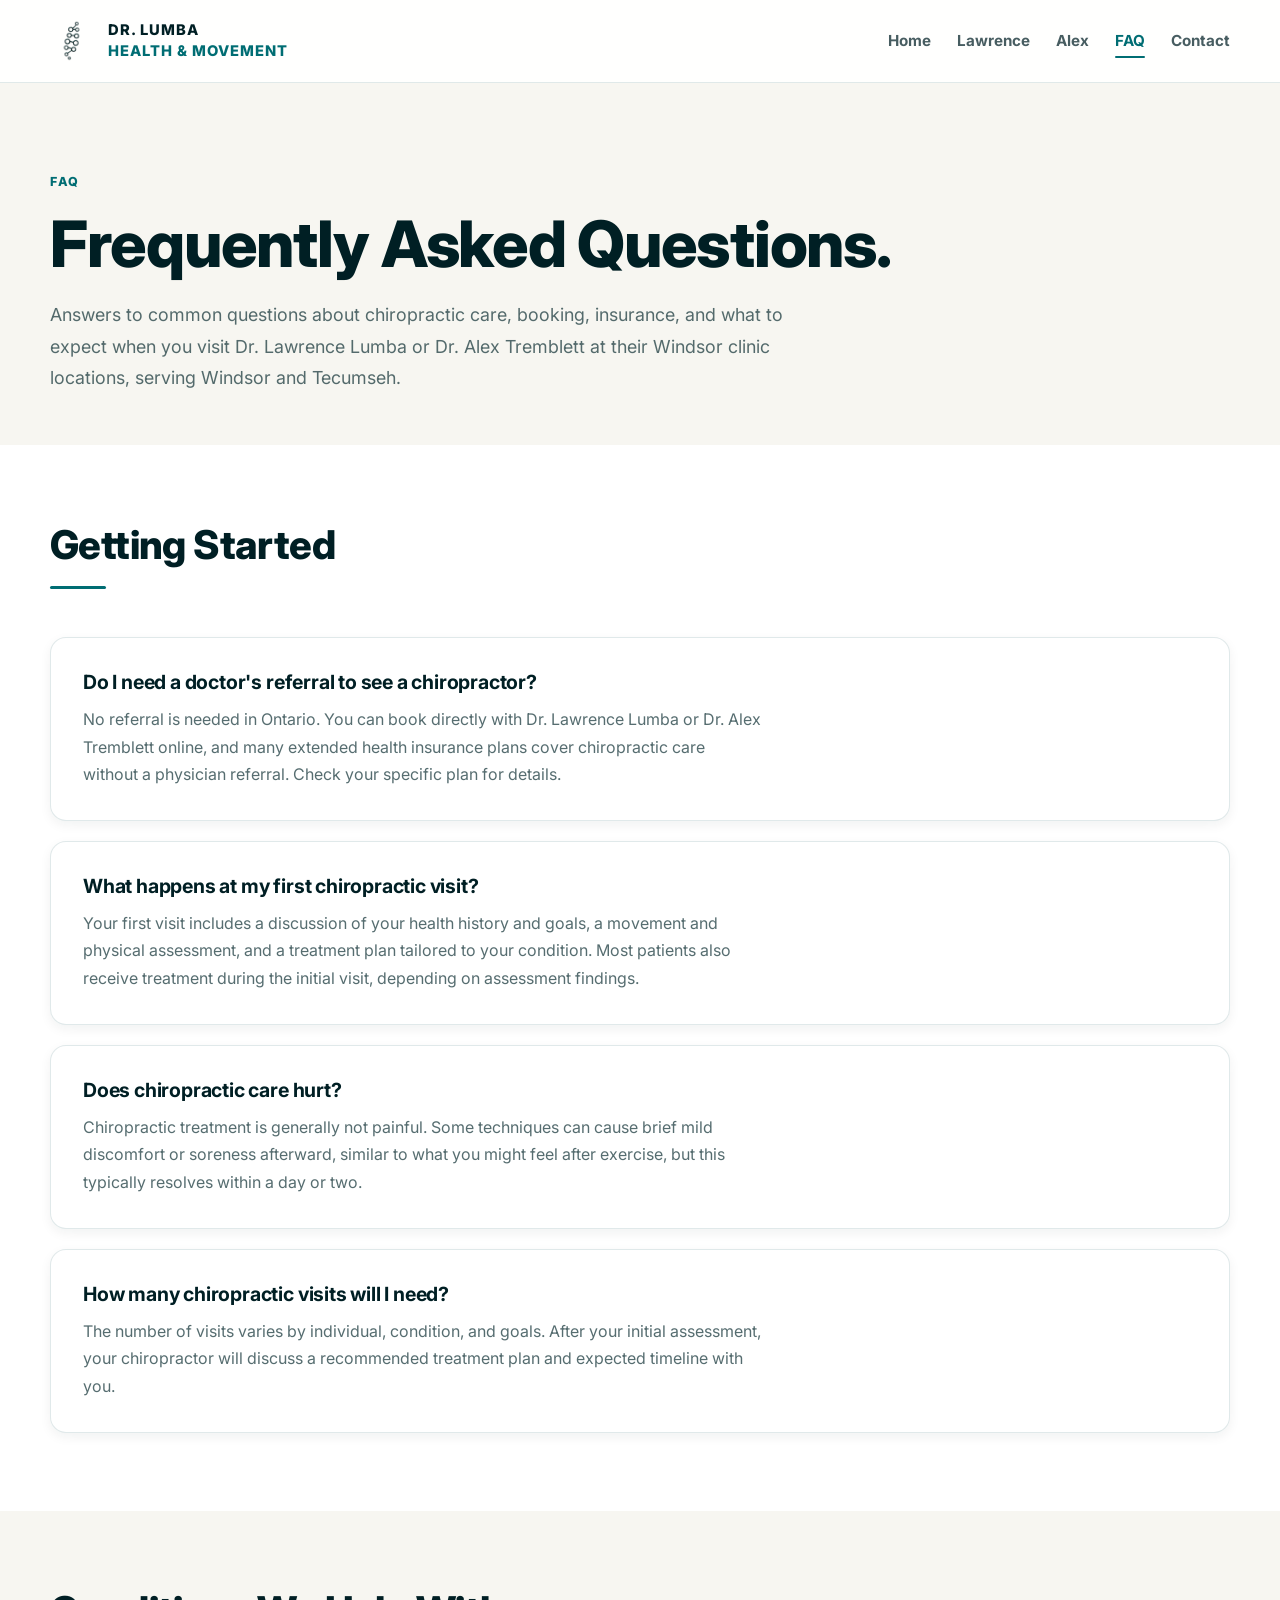
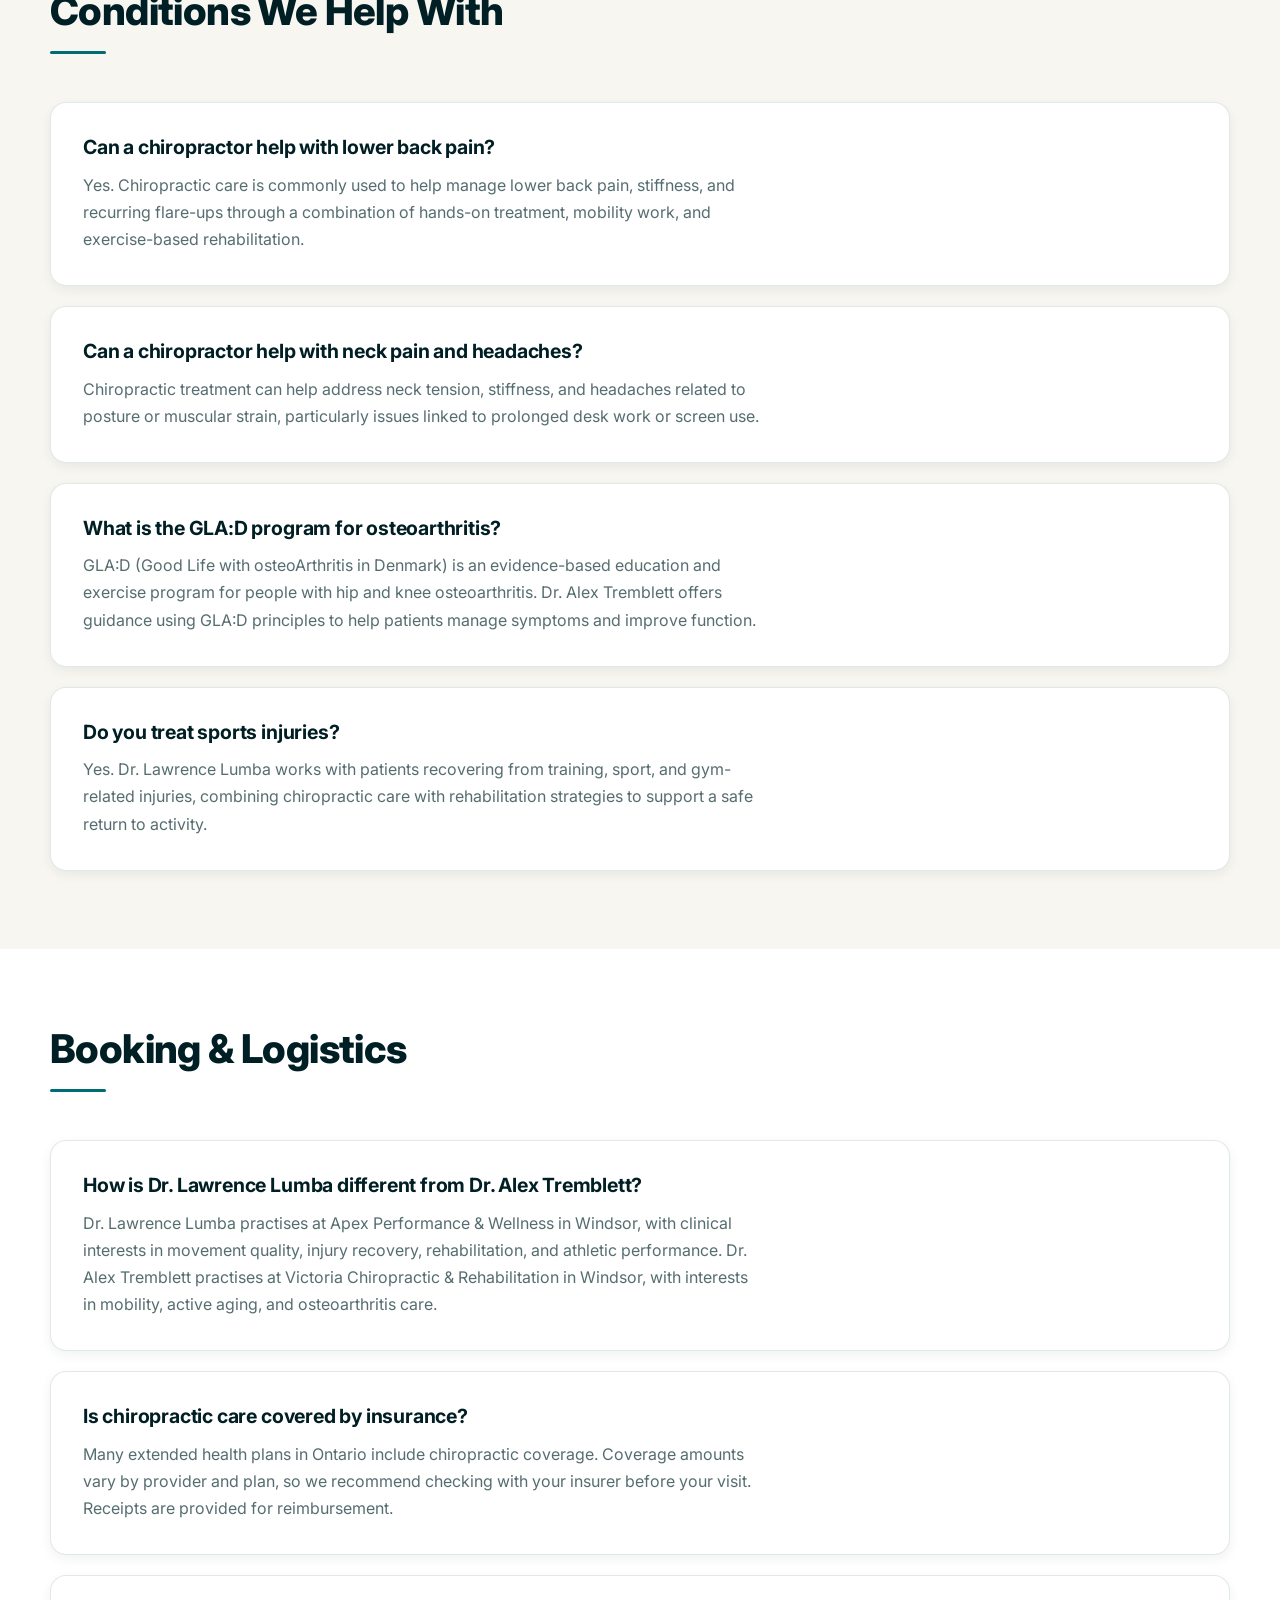
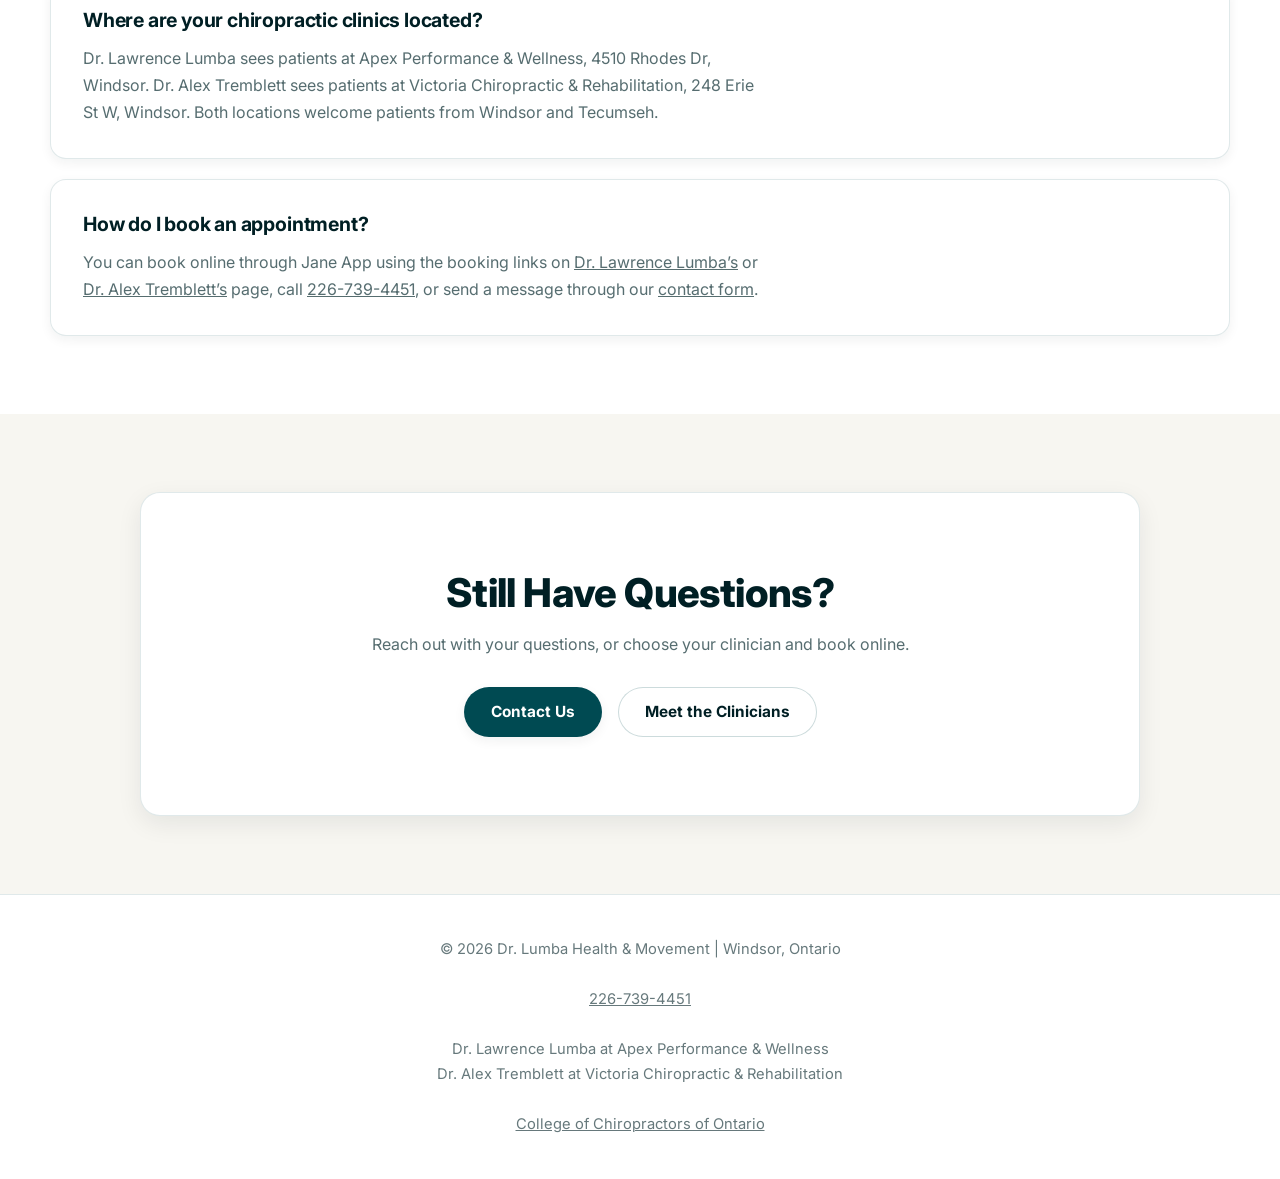
<file: faq.html>
<!DOCTYPE html>
<html lang="en">
<head>
  <meta charset="UTF-8">
  <meta name="viewport" content="width=device-width, initial-scale=1.0">

  <title>FAQ | Chiropractic Care in Windsor | Dr. Lumba</title>
  <meta name="description" content="Booking, clinic locations, insurance and first-visit information for Dr. Lawrence Lumba at Apex and Dr. Alex Tremblett at Victoria in Windsor.">
  <link rel="canonical" href="https://www.drlumba.ca/faq.html">

  <script async src="https://www.googletagmanager.com/gtag/js?id=G-ZLXW1TF3WF"></script>
  <script>
    window.dataLayer = window.dataLayer || [];
    function gtag(){ dataLayer.push(arguments); }
    gtag('js', new Date());
    gtag('config', 'G-ZLXW1TF3WF');
  </script>

  <link rel="preconnect" href="https://fonts.googleapis.com">
  <link rel="preconnect" href="https://fonts.gstatic.com" crossorigin>
  <link href="https://fonts.googleapis.com/css2?family=Inter:wght@400;500;600;700;800;900&display=swap" rel="stylesheet">
  <link rel="stylesheet" href="styles.css">

  <script type="application/ld+json">
  {
    "@context": "https://schema.org",
    "@type": "FAQPage",
    "mainEntity": [
      {
        "@type": "Question",
        "name": "Do I need a doctor's referral to see a chiropractor?",
        "acceptedAnswer": {
          "@type": "Answer",
          "text": "No referral is needed in Ontario. You can book directly with Dr. Lawrence Lumba or Dr. Alex Tremblett online, and many extended health insurance plans cover chiropractic care without a physician referral. Check your specific plan for details."
        }
      },
      {
        "@type": "Question",
        "name": "What happens at my first chiropractic visit?",
        "acceptedAnswer": {
          "@type": "Answer",
          "text": "Your first visit includes a discussion of your health history and goals, a movement and physical assessment, and a treatment plan tailored to your condition. Most patients also receive treatment during the initial visit, depending on assessment findings."
        }
      },
      {
        "@type": "Question",
        "name": "Does chiropractic care hurt?",
        "acceptedAnswer": {
          "@type": "Answer",
          "text": "Chiropractic treatment is generally not painful. Some techniques can cause brief mild discomfort or soreness afterward, similar to what you might feel after exercise, but this typically resolves within a day or two."
        }
      },
      {
        "@type": "Question",
        "name": "How many chiropractic visits will I need?",
        "acceptedAnswer": {
          "@type": "Answer",
          "text": "The number of visits varies by individual, condition, and goals. After your initial assessment, your chiropractor will discuss a recommended treatment plan and expected timeline with you."
        }
      },
      {
        "@type": "Question",
        "name": "Can a chiropractor help with lower back pain?",
        "acceptedAnswer": {
          "@type": "Answer",
          "text": "Yes. Chiropractic care is commonly used to help manage lower back pain, stiffness, and recurring flare-ups through a combination of hands-on treatment, mobility work, and exercise-based rehabilitation."
        }
      },
      {
        "@type": "Question",
        "name": "Can a chiropractor help with neck pain and headaches?",
        "acceptedAnswer": {
          "@type": "Answer",
          "text": "Chiropractic treatment can help address neck tension, stiffness, and headaches related to posture or muscular strain, particularly issues linked to prolonged desk work or screen use."
        }
      },
      {
        "@type": "Question",
        "name": "What is the GLA:D program for osteoarthritis?",
        "acceptedAnswer": {
          "@type": "Answer",
          "text": "GLA:D (Good Life with osteoArthritis in Denmark) is an evidence-based education and exercise program for people with hip and knee osteoarthritis. Dr. Alex Tremblett offers guidance using GLA:D principles to help patients manage symptoms and improve function."
        }
      },
      {
        "@type": "Question",
        "name": "Do you treat sports injuries?",
        "acceptedAnswer": {
          "@type": "Answer",
          "text": "Yes. Dr. Lawrence Lumba works with patients recovering from training, sport, and gym-related injuries, combining chiropractic care with rehabilitation strategies to support a safe return to activity."
        }
      },
      {
        "@type": "Question",
        "name": "How is Dr. Lawrence Lumba different from Dr. Alex Tremblett?",
        "acceptedAnswer": {
          "@type": "Answer",
          "text": "Dr. Lawrence Lumba practises at Apex Performance & Wellness in Windsor, with clinical interests in movement quality, injury recovery, rehabilitation, and athletic performance. Dr. Alex Tremblett practises at Victoria Chiropractic & Rehabilitation in Windsor, with interests in mobility, active aging, and osteoarthritis care."
        }
      },
      {
        "@type": "Question",
        "name": "Is chiropractic care covered by insurance?",
        "acceptedAnswer": {
          "@type": "Answer",
          "text": "Many extended health plans in Ontario include chiropractic coverage. Coverage amounts vary by provider and plan, so we recommend checking with your insurer before your visit. Receipts are provided for reimbursement."
        }
      },
      {
        "@type": "Question",
        "name": "Where are your chiropractic clinics located?",
        "acceptedAnswer": {
          "@type": "Answer",
          "text": "Dr. Lawrence Lumba sees patients at Apex Performance & Wellness, 4510 Rhodes Dr, Windsor. Dr. Alex Tremblett sees patients at Victoria Chiropractic & Rehabilitation, 248 Erie St W, Windsor. Both locations welcome patients from Windsor and Tecumseh."
        }
      },
      {
        "@type": "Question",
        "name": "How do I book an appointment?",
        "acceptedAnswer": {
          "@type": "Answer",
          "text": "You can book online through Jane App using the booking links on Dr. Lawrence Lumba's or Dr. Alex Tremblett's page, call 226-739-4451, or send a message through the contact form."
        }
      }
    ]
  }
  </script>
</head>

<body class="inner-page">
  <a class="skip-link" href="#main">Skip to content</a>

  <nav aria-label="Main navigation">
    <div class="container nav-inner">
      <a href="index.html" class="logo" aria-label="Dr. Lumba Health and Movement Home">
        <img src="logo-updated.png" alt="Dr. Lumba Health and Movement Logo">
        <div>
          DR. LUMBA
          <span>HEALTH &amp; MOVEMENT</span>
        </div>
      </a>

      <div class="nav-links">
        <a href="index.html">Home</a>
        <a href="lawrence.html">Lawrence</a>
        <a href="alex.html">Alex</a>
        <a href="faq.html" aria-current="page">FAQ</a>
        <a href="contact.html">Contact</a>
      </div>
    </div>
  </nav>

  <main id="main">
    <section class="hero hero-compact">
      <div class="container">
        <div class="hero-label">FAQ</div>

        <h1>Frequently Asked Questions.</h1>

        <p>
          Answers to common questions about chiropractic care, booking,
          insurance, and what to expect when you visit Dr. Lawrence Lumba
          or Dr. Alex Tremblett at their Windsor clinic locations,
          serving Windsor and Tecumseh.
        </p>
      </div>
    </section>

    <section>
      <div class="container">
        <div class="section-title left">
          <h2>Getting Started</h2>
        </div>

        <div class="faq-list">
          <div class="card faq-item">
            <h3>Do I need a doctor's referral to see a chiropractor?</h3>
            <p>
              No referral is needed in Ontario. You can book directly with
              Dr. Lawrence Lumba or Dr. Alex Tremblett online, and many
              extended health insurance plans cover chiropractic care without
              a physician referral. Check your specific plan for details.
            </p>
          </div>

          <div class="card faq-item">
            <h3>What happens at my first chiropractic visit?</h3>
            <p>
              Your first visit includes a discussion of your health history
              and goals, a movement and physical assessment, and a treatment
              plan tailored to your condition. Most patients also receive
              treatment during the initial visit, depending on assessment findings.
            </p>
          </div>

          <div class="card faq-item">
            <h3>Does chiropractic care hurt?</h3>
            <p>
              Chiropractic treatment is generally not painful. Some techniques
              can cause brief mild discomfort or soreness afterward, similar
              to what you might feel after exercise, but this typically
              resolves within a day or two.
            </p>
          </div>

          <div class="card faq-item">
            <h3>How many chiropractic visits will I need?</h3>
            <p>
              The number of visits varies by individual, condition, and goals.
              After your initial assessment, your chiropractor will discuss
              a recommended treatment plan and expected timeline with you.
            </p>
          </div>
        </div>
      </div>
    </section>

    <section>
      <div class="container">
        <div class="section-title left">
          <h2>Conditions We Help With</h2>
        </div>

        <div class="faq-list">
          <div class="card faq-item">
            <h3>Can a chiropractor help with lower back pain?</h3>
            <p>
              Yes. Chiropractic care is commonly used to help manage lower
              back pain, stiffness, and recurring flare-ups through a combination
              of hands-on treatment, mobility work, and exercise-based rehabilitation.
            </p>
          </div>

          <div class="card faq-item">
            <h3>Can a chiropractor help with neck pain and headaches?</h3>
            <p>
              Chiropractic treatment can help address neck tension, stiffness,
              and headaches related to posture or muscular strain, particularly
              issues linked to prolonged desk work or screen use.
            </p>
          </div>

          <div class="card faq-item">
            <h3>What is the GLA:D program for osteoarthritis?</h3>
            <p>
              GLA:D (Good Life with osteoArthritis in Denmark) is an
              evidence-based education and exercise program for people with
              hip and knee osteoarthritis. Dr. Alex Tremblett offers guidance
              using GLA:D principles to help patients manage symptoms and
              improve function.
            </p>
          </div>

          <div class="card faq-item">
            <h3>Do you treat sports injuries?</h3>
            <p>
              Yes. Dr. Lawrence Lumba works with patients recovering from
              training, sport, and gym-related injuries, combining chiropractic
              care with rehabilitation strategies to support a safe return to activity.
            </p>
          </div>
        </div>
      </div>
    </section>

    <section>
      <div class="container">
        <div class="section-title left">
          <h2>Booking &amp; Logistics</h2>
        </div>

        <div class="faq-list">
          <div class="card faq-item">
            <h3>How is Dr. Lawrence Lumba different from Dr. Alex Tremblett?</h3>
            <p>
              Dr. Lawrence Lumba practises at Apex Performance &amp; Wellness
              in Windsor, with clinical interests in movement quality, injury
              recovery, rehabilitation, and athletic performance.
              Dr. Alex Tremblett practises at Victoria Chiropractic &amp;
              Rehabilitation in Windsor, with interests in mobility,
              active aging, and osteoarthritis care.
            </p>
          </div>

          <div class="card faq-item">
            <h3>Is chiropractic care covered by insurance?</h3>
            <p>
              Many extended health plans in Ontario include chiropractic coverage.
              Coverage amounts vary by provider and plan, so we recommend checking
              with your insurer before your visit. Receipts are provided
              for reimbursement.
            </p>
          </div>

          <div class="card faq-item">
            <h3>Where are your chiropractic clinics located?</h3>
            <p>
              Dr. Lawrence Lumba sees patients at Apex Performance &amp; Wellness,
              4510 Rhodes Dr, Windsor. Dr. Alex Tremblett sees patients at
              Victoria Chiropractic &amp; Rehabilitation, 248 Erie St W, Windsor.
              Both locations welcome patients from Windsor and Tecumseh.
            </p>
          </div>

          <div class="card faq-item">
            <h3>How do I book an appointment?</h3>
            <p>
              You can book online through Jane App using the booking links on
              <a href="lawrence.html">Dr. Lawrence Lumba’s</a> or
              <a href="alex.html">Dr. Alex Tremblett’s</a> page,
              call <a href="tel:+12267394451">226-739-4451</a>,
              or send a message through our
              <a href="contact.html">contact form</a>.
            </p>
          </div>
        </div>
      </div>
    </section>

    <section>
      <div class="container">
        <div class="cta-block">
          <h2>Still Have Questions?</h2>

          <p>
            Reach out with your questions, or choose your clinician
            and book online.
          </p>

          <div class="hero-buttons">
            <a href="contact.html" class="btn btn-primary">
              Contact Us
            </a>

            <a href="index.html#clinicians" class="btn btn-secondary">
              Meet the Clinicians
            </a>
          </div>
        </div>
      </div>
    </section>
  </main>

  <footer>
    © <span id="year"></span> Dr. Lumba Health &amp; Movement | Windsor, Ontario
    <br><br>
    <a href="tel:+12267394451">226-739-4451</a>
    <br><br>
    Dr. Lawrence Lumba at Apex Performance &amp; Wellness
    <br>
    Dr. Alex Tremblett at Victoria Chiropractic &amp; Rehabilitation
    <br><br>
    <a href="https://cco.on.ca" target="_blank" rel="noopener noreferrer">
      College of Chiropractors of Ontario
    </a>
  </footer>

  <script>
    document.getElementById("year").textContent = new Date().getFullYear();
  </script>

  <script>
    var Tawk_API = Tawk_API || {}, Tawk_LoadStart = new Date();
    (function() {
      var s1 = document.createElement("script");
      var s0 = document.getElementsByTagName("script")[0];
      s1.async = true;
      s1.src = "https://embed.tawk.to/6a6f6fee055f021d4ace1e6a/1jv1kqf6u";
      s1.charset = "UTF-8";
      s1.setAttribute("crossorigin", "*");
      s0.parentNode.insertBefore(s1, s0);
    })();
  </script>
</body>
</html>
</file>
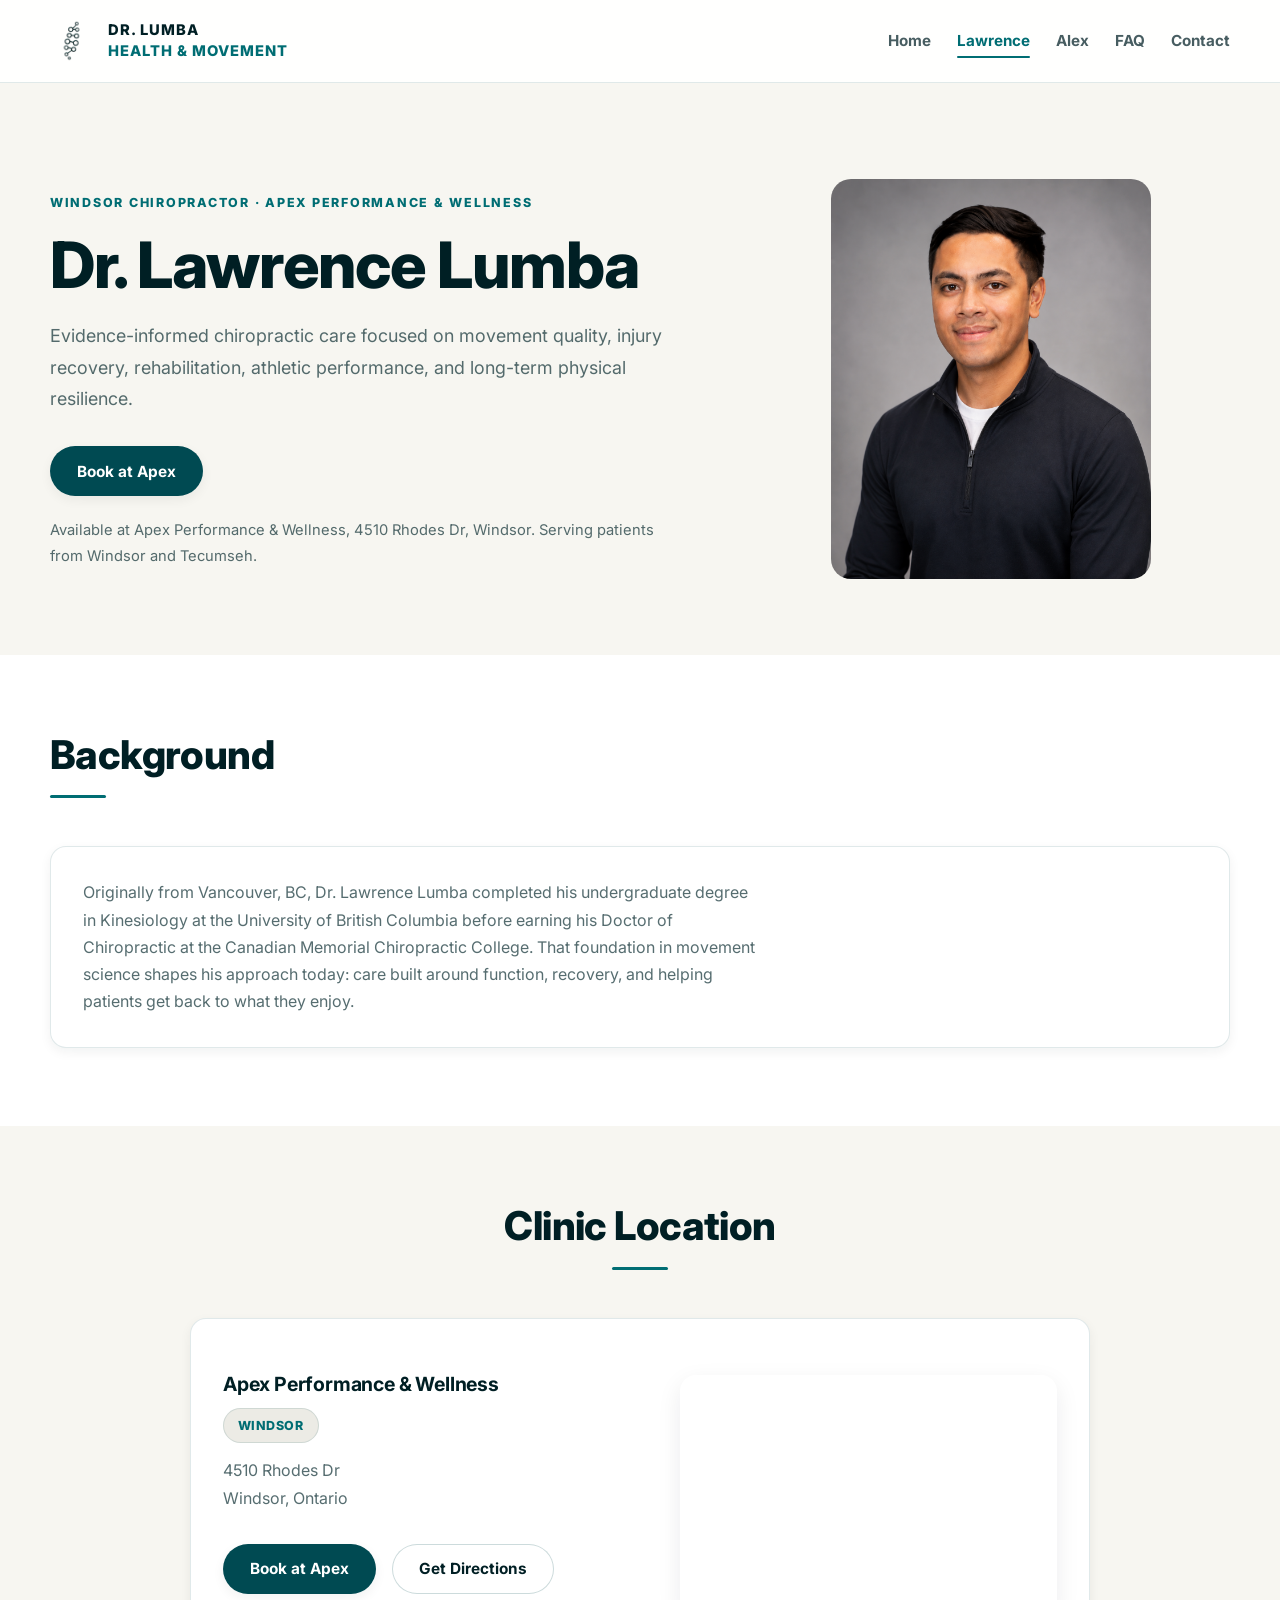
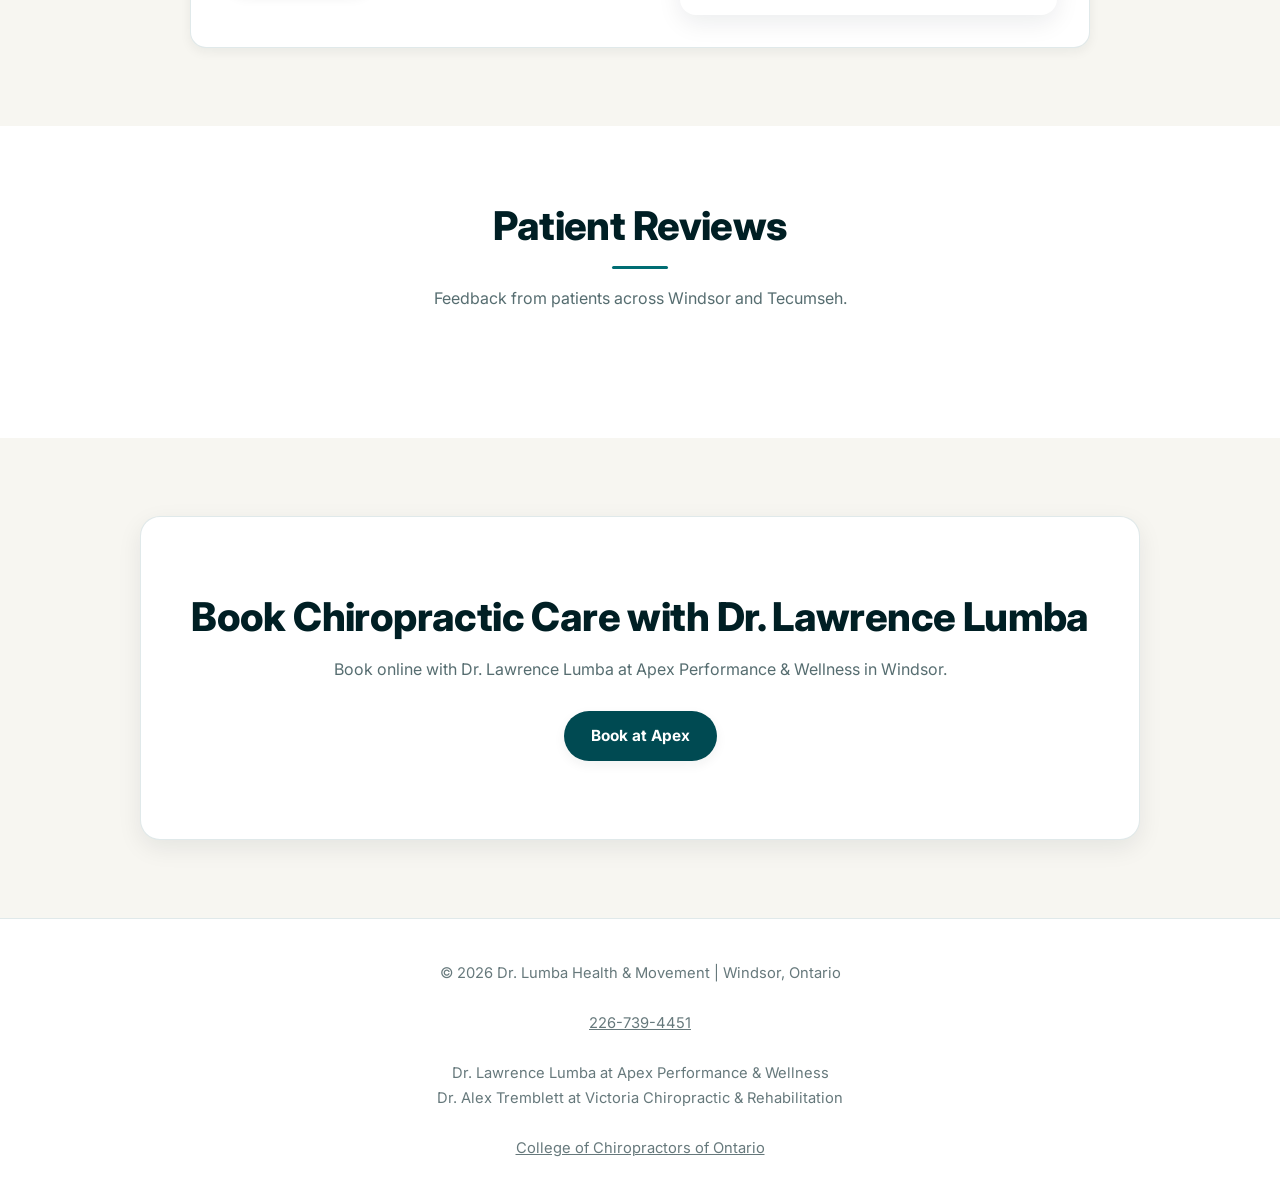
<file: lawrence.html>
<!DOCTYPE html>
<html lang="en">
<head>
  <meta charset="UTF-8">
  <meta name="viewport" content="width=device-width, initial-scale=1.0">

  <title>Dr. Lawrence Lumba | Chiropractor at Apex in Windsor</title>
  <meta name="description" content="Book Dr. Lawrence Lumba at Apex Performance & Wellness, 4510 Rhodes Dr, Windsor. Chiropractic care, movement assessment and rehabilitation.">
  <link rel="canonical" href="https://www.drlumba.ca/lawrence.html">

  <script async src="https://www.googletagmanager.com/gtag/js?id=G-ZLXW1TF3WF"></script>
  <script>
    window.dataLayer = window.dataLayer || [];
    function gtag(){ dataLayer.push(arguments); }
    gtag('js', new Date());
    gtag('config', 'G-ZLXW1TF3WF');
  </script>

  <link rel="preconnect" href="https://fonts.googleapis.com">
  <link rel="preconnect" href="https://fonts.gstatic.com" crossorigin>
  <link href="https://fonts.googleapis.com/css2?family=Inter:wght@400;500;600;700;800;900&display=swap" rel="stylesheet">
  <link rel="stylesheet" href="styles.css">

  <script type="application/ld+json">
  {
    "@context": "https://schema.org",
    "@type": "Physician",
    "name": "Dr. Lawrence Lumba",
    "url": "https://www.drlumba.ca/lawrence.html",
    "image": "https://www.drlumba.ca/Lawrence-chiro.png",
    "medicalSpecialty": "Chiropractic",
    "description": "Evidence-informed chiropractic care at Apex Performance & Wellness in Windsor, Ontario, serving Windsor and Tecumseh.",
    "telephone": "+1-226-739-4451",
    "alumniOf": [
      {
        "@type": "CollegeOrUniversity",
        "name": "University of British Columbia"
      },
      {
        "@type": "CollegeOrUniversity",
        "name": "Canadian Memorial Chiropractic College"
      }
    ],
    "worksFor": {
      "@type": "MedicalClinic",
      "name": "Apex Performance & Wellness",
      "address": {
        "@type": "PostalAddress",
        "streetAddress": "4510 Rhodes Dr",
        "addressLocality": "Windsor",
        "addressRegion": "ON",
        "addressCountry": "CA"
      }
    }
  }
  </script>
</head>

<body class="inner-page">
  <a class="skip-link" href="#main">Skip to content</a>

  <nav aria-label="Main navigation">
    <div class="container nav-inner">
      <a href="index.html" class="logo" aria-label="Dr. Lumba Health and Movement Home">
        <img src="logo-updated.png" alt="Dr. Lumba Health and Movement Logo">
        <div>
          DR. LUMBA
          <span>HEALTH &amp; MOVEMENT</span>
        </div>
      </a>

      <div class="nav-links">
        <a href="index.html">Home</a>
        <a href="lawrence.html" aria-current="page">Lawrence</a>
        <a href="alex.html">Alex</a>
        <a href="faq.html">FAQ</a>
        <a href="contact.html">Contact</a>
      </div>
    </div>
  </nav>

  <main id="main">
    <section class="hero">
      <div class="container grid grid-2">
        <div>
          <div class="hero-label">
            Windsor Chiropractor · Apex Performance &amp; Wellness
          </div>

          <h1>Dr. Lawrence Lumba</h1>

          <p>
            Evidence-informed chiropractic care focused on movement quality,
            injury recovery, rehabilitation, athletic performance, and
            long-term physical resilience.
          </p>

          <div class="hero-buttons">
            <a
              href="https://apexperformancewellness.janeapp.com/#/staff_member/26/treatment/1"
              class="btn btn-primary"
              target="_blank"
              rel="noopener noreferrer">
              Book at Apex
            </a>
          </div>

          <p class="hero-trust">
            Available at Apex Performance &amp; Wellness, 4510 Rhodes Dr,
            Windsor. Serving patients from Windsor and Tecumseh.
          </p>
        </div>

        <div class="logo-hero">
          <img
            src="Lawrence-chiro.png"
            alt="Dr. Lawrence Lumba, chiropractor at Apex in Windsor">
        </div>
      </div>
    </section>

    <section>
      <div class="container">
        <div class="section-title left">
          <h2>Background</h2>
        </div>

        <div class="card">
          <p>
            Originally from Vancouver, BC, Dr. Lawrence Lumba completed his
            undergraduate degree in Kinesiology at the University of British
            Columbia before earning his Doctor of Chiropractic at the Canadian
            Memorial Chiropractic College. That foundation in movement science
            shapes his approach today: care built around function, recovery,
            and helping patients get back to what they enjoy.
          </p>
        </div>
      </div>
    </section>

    <section>
      <div class="container">
        <div class="section-title">
          <h2>Clinic Location</h2>
        </div>

        <div class="card narrow">
          <div class="grid grid-2">
            <div>
              <h3>Apex Performance &amp; Wellness</h3>
              <div class="provider-tag">Windsor</div>

              <p>
                4510 Rhodes Dr<br>
                Windsor, Ontario
              </p>

              <div class="hero-buttons">
                <a
                  href="https://apexperformancewellness.janeapp.com/#/staff_member/26/treatment/1"
                  class="btn btn-primary"
                  target="_blank"
                  rel="noopener noreferrer">
                  Book at Apex
                </a>

                <a
                  href="https://www.google.com/maps?q=Apex+Performance+%26+Wellness,+4510+Rhodes+Dr,+Windsor,+ON"
                  class="btn btn-secondary"
                  target="_blank"
                  rel="noopener noreferrer">
                  Get Directions
                </a>
              </div>
            </div>

            <div class="map-embed">
              <iframe
                src="https://www.google.com/maps?q=Apex+Performance+%26+Wellness,+4510+Rhodes+Dr,+Windsor,+ON&amp;output=embed"
                title="Map to Apex Performance and Wellness, 4510 Rhodes Dr, Windsor"
                loading="lazy"
                referrerpolicy="no-referrer-when-downgrade"
                allowfullscreen>
              </iframe>
            </div>
          </div>
        </div>
      </div>
    </section>

    <section>
      <div class="container">
        <div class="section-title">
          <h2>Patient Reviews</h2>
          <p>Feedback from patients across Windsor and Tecumseh.</p>
        </div>

        <div class="reviews-widget">
          <script src="https://elfsightcdn.com/platform.js" async></script>
          <div
            class="elfsight-app-b9434f1d-0e56-4055-aae5-007f5a9d5e8d"
            data-elfsight-app-lazy>
          </div>
        </div>
      </div>
    </section>

    <section>
      <div class="container">
        <div class="cta-block">
          <h2>Book Chiropractic Care with Dr. Lawrence Lumba</h2>

          <p>
            Book online with Dr. Lawrence Lumba at Apex Performance &amp;
            Wellness in Windsor.
          </p>

          <div class="hero-buttons">
            <a
              href="https://apexperformancewellness.janeapp.com/#/staff_member/26/treatment/1"
              class="btn btn-primary"
              target="_blank"
              rel="noopener noreferrer">
              Book at Apex
            </a>
          </div>
        </div>
      </div>
    </section>
  </main>

  <footer>
    © <span id="year"></span> Dr. Lumba Health &amp; Movement | Windsor, Ontario
    <br><br>
    <a href="tel:+12267394451">226-739-4451</a>
    <br><br>
    Dr. Lawrence Lumba at Apex Performance &amp; Wellness
    <br>
    Dr. Alex Tremblett at Victoria Chiropractic &amp; Rehabilitation
    <br><br>
    <a href="https://cco.on.ca" target="_blank" rel="noopener noreferrer">
      College of Chiropractors of Ontario
    </a>
  </footer>

  <script>
    document.getElementById("year").textContent = new Date().getFullYear();
  </script>

  <script>
    var Tawk_API = Tawk_API || {}, Tawk_LoadStart = new Date();
    (function() {
      var s1 = document.createElement("script");
      var s0 = document.getElementsByTagName("script")[0];
      s1.async = true;
      s1.src = "https://embed.tawk.to/6a6f6fee055f021d4ace1e6a/1jv1kqf6u";
      s1.charset = "UTF-8";
      s1.setAttribute("crossorigin", "*");
      s0.parentNode.insertBefore(s1, s0);
    })();
  </script>
</body>
</html>
</file>
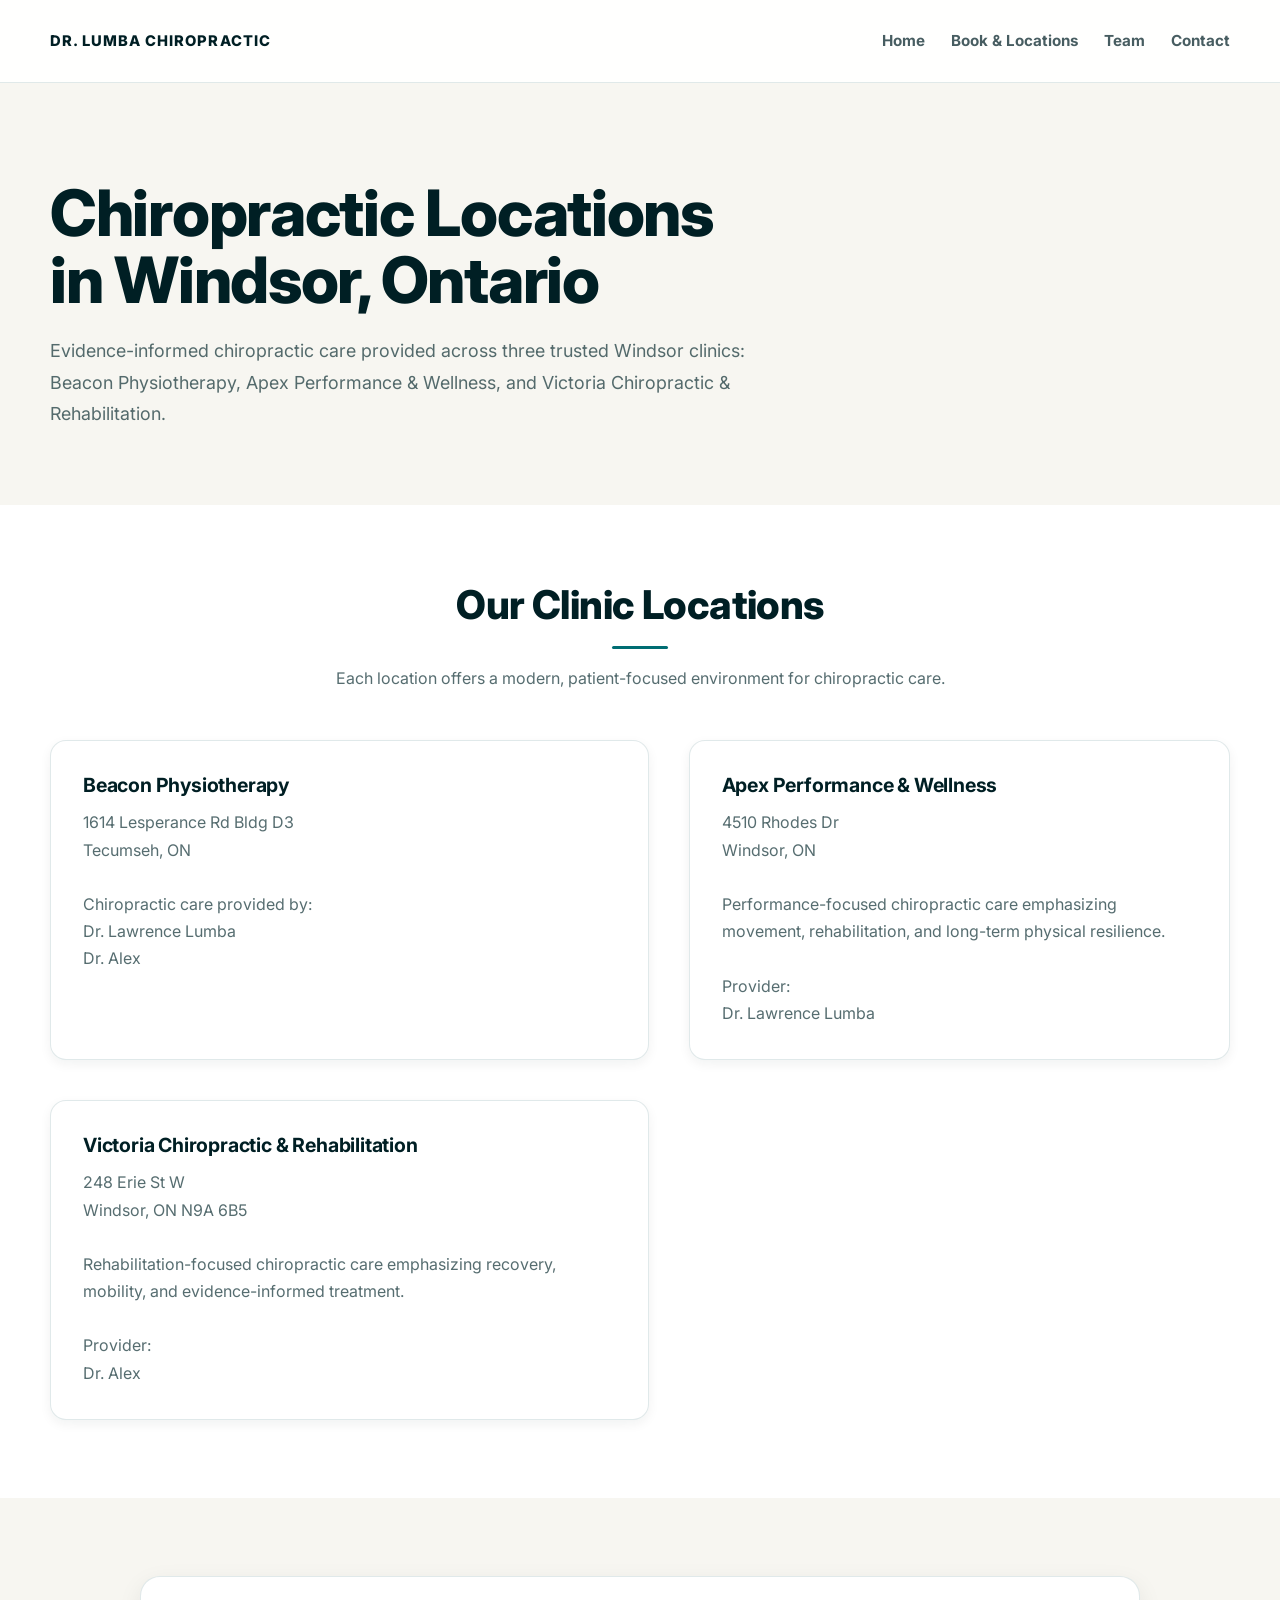
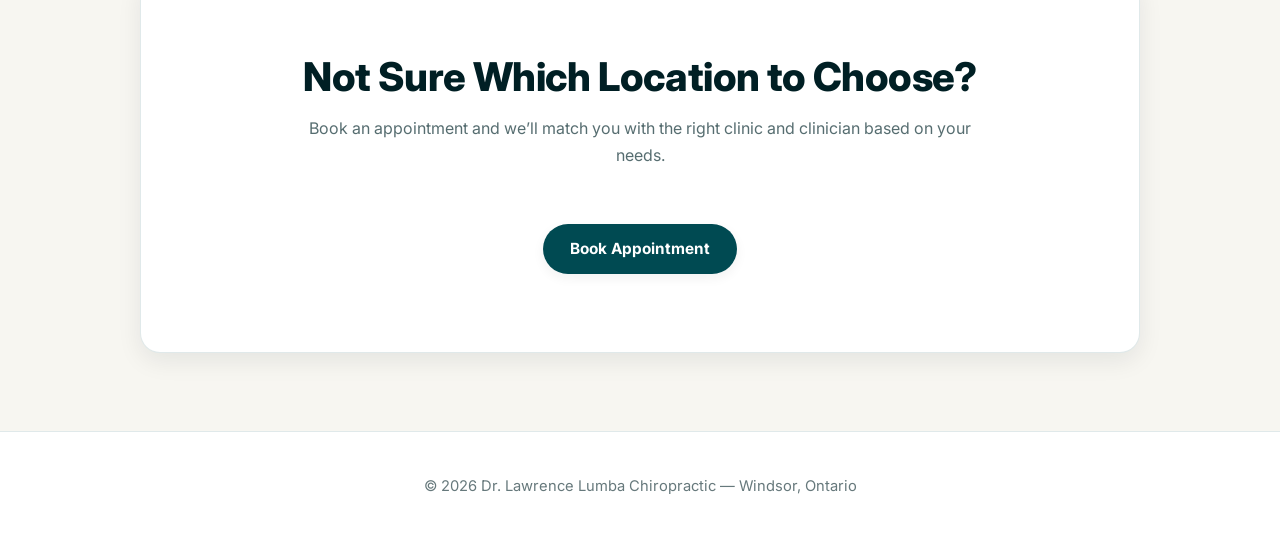
<file: locations.html>
<!DOCTYPE html>
<html lang="en">
<head>
<meta charset="UTF-8">
<meta name="viewport" content="width=device-width, initial-scale=1.0">

<title>Chiropractic Locations in Windsor | Dr. Lawrence Lumba</title>

<meta name="description" content="Chiropractic care available at Beacon Physiotherapy, Apex Performance & Wellness, and Victoria Chiropractic & Rehabilitation in Windsor, Ontario.">

<link href="https://fonts.googleapis.com/css2?family=Inter:wght@400;500;600;700&display=swap" rel="stylesheet">
<link rel="stylesheet" href="styles.css">
</head>

<body>

<!-- NAV -->
<nav>
  <div class="container nav-inner">

    <div class="logo">
      DR. LUMBA CHIROPRACTIC
    </div>

    <div class="nav-links">
  <a href="index.html">Home</a>
  <a href="book.html">Book & Locations</a>
  <a href="team.html">Team</a>
  <a href="contact.html">Contact</a>
</div>

  </div>
</nav>

<!-- HERO -->
<section class="hero">

  <div class="container">

    <h1>Chiropractic Locations in Windsor, Ontario</h1>

    <p>
      Evidence-informed chiropractic care provided across three trusted Windsor clinics:
      Beacon Physiotherapy, Apex Performance & Wellness, and Victoria Chiropractic & Rehabilitation.
    </p>

  </div>

</section>

<!-- LOCATIONS -->
<section>

  <div class="container">

    <div class="section-title">
      <h2>Our Clinic Locations</h2>
      <p>Each location offers a modern, patient-focused environment for chiropractic care.</p>
    </div>

    <div class="grid grid-2">

      <!-- BEACON -->
      <div class="card">

        <h3>Beacon Physiotherapy</h3>

        <p>
          1614 Lesperance Rd Bldg D3<br>
          Tecumseh, ON<br><br>

          Chiropractic care provided by:<br>
          Dr. Lawrence Lumba<br>
          Dr. Alex
        </p>

      </div>

      <!-- APEX -->
      <div class="card">

        <h3>Apex Performance & Wellness</h3>

        <p>
          4510 Rhodes Dr<br>
          Windsor, ON<br><br>

          Performance-focused chiropractic care emphasizing movement,
          rehabilitation, and long-term physical resilience.<br><br>

          Provider:<br>
          Dr. Lawrence Lumba
        </p>

      </div>

      <!-- VICTORIA -->
      <div class="card">

        <h3>Victoria Chiropractic & Rehabilitation</h3>

        <p>
          248 Erie St W<br>
          Windsor, ON N9A 6B5<br><br>

          Rehabilitation-focused chiropractic care emphasizing recovery,
          mobility, and evidence-informed treatment.<br><br>

          Provider:<br>
          Dr. Alex
        </p>

      </div>

    </div>

  </div>

</section>

<!-- CTA -->
<section>

  <div class="container">

    <div class="cta-block">

      <h2>Not Sure Which Location to Choose?</h2>

      <p>
        Book an appointment and we’ll match you with the right clinic and clinician based on your needs.
      </p>

      <br><br>

      <a href="book.html" class="btn btn-primary">Book Appointment</a>

    </div>

  </div>

</section>

<footer>
© <span id="year"></span> Dr. Lawrence Lumba Chiropractic — Windsor, Ontario
</footer>

<script>
document.getElementById("year").textContent = new Date().getFullYear();
</script>

</body>
</html>
</file>
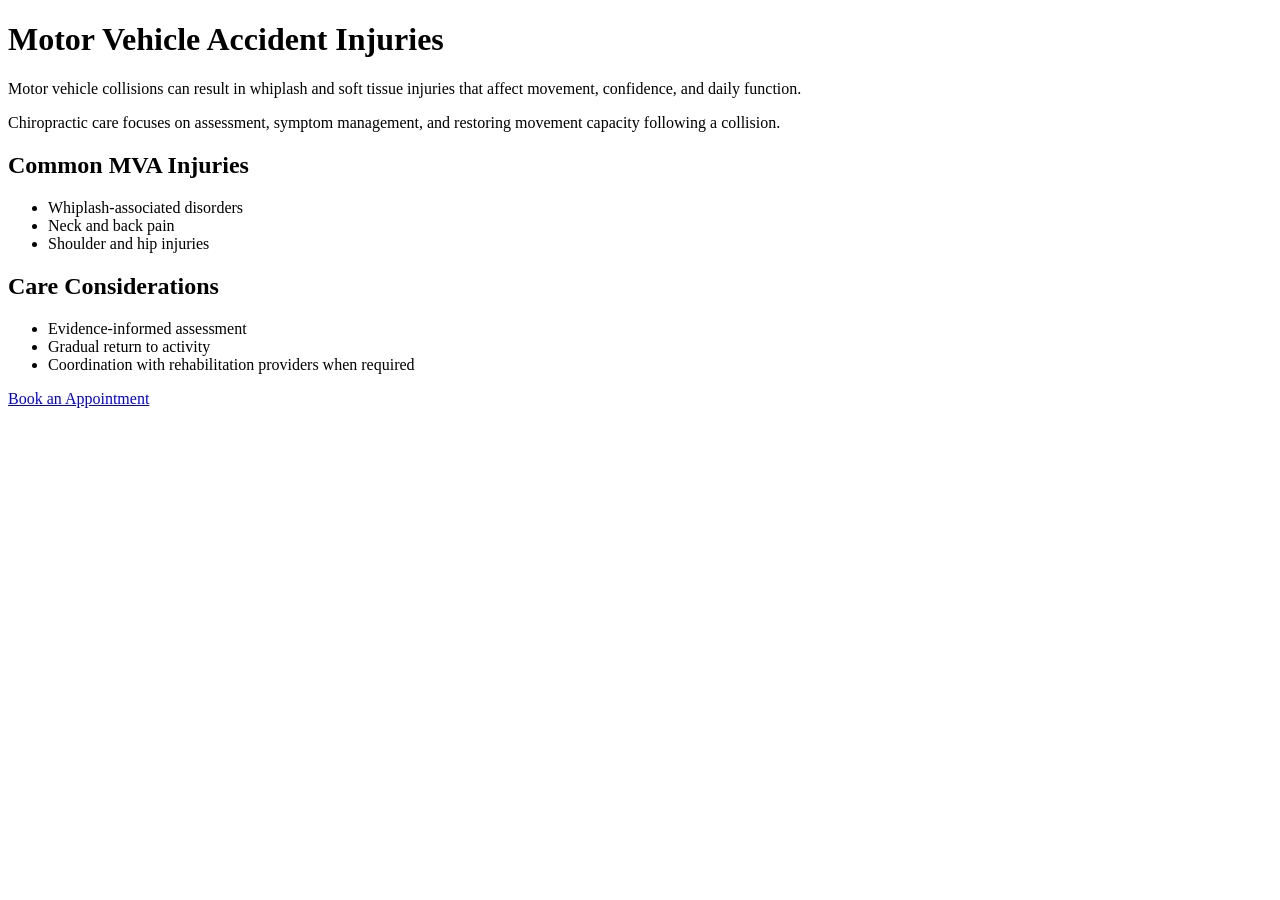
<file: motor-vehicle-injuries.html>
<!DOCTYPE html>
<html lang="en">
<head>
  <meta charset="UTF-8">
  <title>Motor Vehicle Accident Chiropractor | Windsor ON</title>
  <meta name="description" content="Chiropractic care for motor vehicle accident injuries in Windsor, Ontario. Whiplash, soft tissue injuries, and movement-based recovery.">
</head>
<body>

<h1>Motor Vehicle Accident Injuries</h1>

<p>
Motor vehicle collisions can result in whiplash and soft tissue injuries that affect
movement, confidence, and daily function.
</p>

<p>
Chiropractic care focuses on assessment, symptom management, and restoring movement
capacity following a collision.
</p>

<h2>Common MVA Injuries</h2>
<ul>
  <li>Whiplash-associated disorders</li>
  <li>Neck and back pain</li>
  <li>Shoulder and hip injuries</li>
</ul>

<h2>Care Considerations</h2>
<ul>
  <li>Evidence-informed assessment</li>
  <li>Gradual return to activity</li>
  <li>Coordination with rehabilitation providers when required</li>
</ul>

<a href="https://beaconphysio.janeapp.com/#/staff_member/40">Book an Appointment</a>

</body>
</html>
</file>
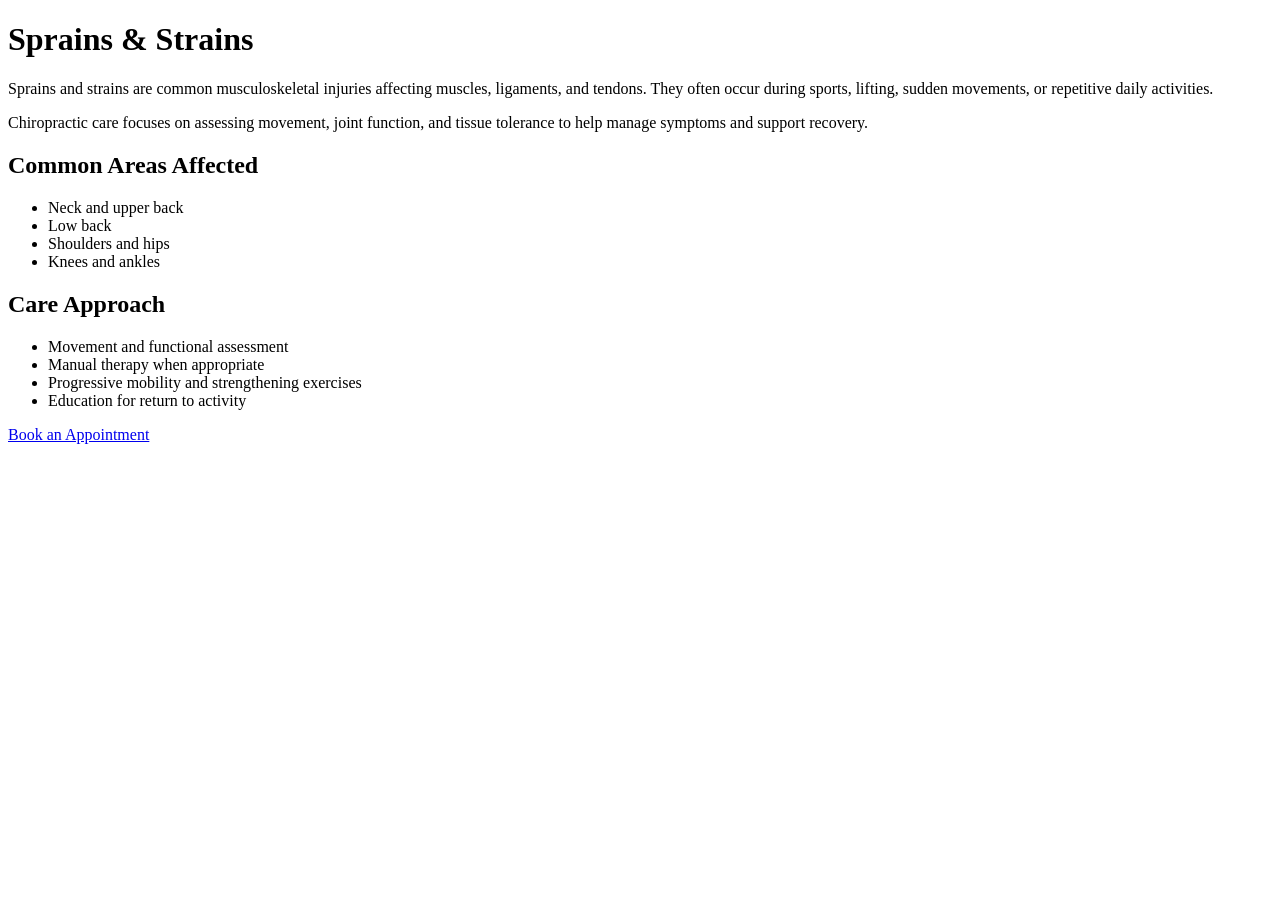
<file: sprains-and-strains.html>
<!DOCTYPE html>
<html lang="en">
<head>
  <meta charset="UTF-8">
  <title>Sprains & Strains Chiropractor | Windsor ON</title>
  <meta name="description" content="Chiropractic care for sprains and strains in Windsor, Ontario. Evidence-informed assessment, movement-focused recovery, and active rehabilitation.">
</head>
<body>

<h1>Sprains & Strains</h1>

<p>
Sprains and strains are common musculoskeletal injuries affecting muscles, ligaments,
and tendons. They often occur during sports, lifting, sudden movements, or repetitive
daily activities.
</p>

<p>
Chiropractic care focuses on assessing movement, joint function, and tissue tolerance
to help manage symptoms and support recovery.
</p>

<h2>Common Areas Affected</h2>
<ul>
  <li>Neck and upper back</li>
  <li>Low back</li>
  <li>Shoulders and hips</li>
  <li>Knees and ankles</li>
</ul>

<h2>Care Approach</h2>
<ul>
  <li>Movement and functional assessment</li>
  <li>Manual therapy when appropriate</li>
  <li>Progressive mobility and strengthening exercises</li>
  <li>Education for return to activity</li>
</ul>

<a href="https://beaconphysio.janeapp.com/#/staff_member/40">Book an Appointment</a>

</body>
</html>
</file>
<file: styles.css>
/* DR. LUMBA HEALTH & MOVEMENT */

:root {
  --primary: #004A52;
  --primary-dark: #001F24;
  --primary-deep: #001114;
  --primary-gloss: #006D73;
  --primary-soft: #2B7A6D;
  --accent-glow: #8FF5E6;

  --cream: #F7F6F1;
  --cream-soft: #ECEBE5;
  --white: #FFFFFF;

  --text: #06282C;
  --text-muted: rgba(6, 40, 44, 0.68);
  --text-soft: rgba(6, 40, 44, 0.54);

  --border: rgba(0, 74, 82, 0.12);
  --border-strong: rgba(0, 74, 82, 0.2);

  --shadow-sm: 0 4px 12px rgba(0, 31, 36, 0.06);
  --shadow-md: 0 8px 24px rgba(0, 31, 36, 0.08);
  --shadow-lg: 0 16px 40px rgba(0, 31, 36, 0.1);

  --radius-sm: 12px;
  --radius-md: 16px;
  --radius-lg: 20px;
  --radius-pill: 999px;

  --container: 1180px;

  --space-xs: 12px;
  --space-sm: 24px;
  --space-md: 48px;
  --space-lg: 78px;
  --space-xl: 112px;
}

/* RESET AND BASE */

*,
*::before,
*::after {
  box-sizing: border-box;
}

* {
  margin: 0;
  padding: 0;
}

html {
  scroll-behavior: smooth;
  scroll-padding-top: 110px;
  font-size: 16px;
}

body {
  min-height: 100vh;
  font-family: "Inter", system-ui, -apple-system, BlinkMacSystemFont,
    "Segoe UI", sans-serif;
  color: var(--text);
  line-height: 1.7;
  background: var(--cream);
  -webkit-font-smoothing: antialiased;
  text-rendering: optimizeLegibility;
}

img,
svg,
video,
canvas {
  display: block;
  max-width: 100%;
}

img {
  height: auto;
}

a {
  color: inherit;
  overflow-wrap: anywhere;
}

p {
  color: var(--text-muted);
  max-width: 68ch;
}

ul,
ol {
  padding-left: 1.2rem;
}

li {
  margin-bottom: 0.45rem;
  color: var(--text-muted);
}

::selection {
  background: rgba(0, 109, 115, 0.18);
}

/* LAYOUT */

.container {
  width: min(100% - 48px, var(--container));
  margin-inline: auto;
}

section {
  position: relative;
  padding: var(--space-lg) 0;
}

section:nth-of-type(even) {
  background: var(--white);
}

.grid {
  display: grid;
  gap: 40px;
  align-items: center;
}

.grid > * {
  min-width: 0;
}

.grid-2 {
  grid-template-columns: minmax(0, 1.05fr) minmax(0, 0.95fr);
}

.grid-3 {
  grid-template-columns: repeat(3, minmax(0, 1fr));
}

.grid-4 {
  grid-template-columns: repeat(4, minmax(0, 1fr));
}

.stack {
  display: grid;
  gap: 18px;
}

.center {
  text-align: center;
  margin-inline: auto;
}

.narrow {
  max-width: 900px;
  margin-inline: auto;
}

/* NAVIGATION */

nav {
  position: sticky;
  top: 0;
  z-index: 999;
  background: rgba(255, 255, 255, 0.92);
  border-bottom: 1px solid var(--border);
  backdrop-filter: blur(14px);
  -webkit-backdrop-filter: blur(14px);
}

.nav-inner {
  min-height: 82px;
  display: flex;
  align-items: center;
  justify-content: space-between;
  gap: 28px;
}

.logo {
  display: inline-flex;
  align-items: center;
  gap: 14px;
  color: var(--primary-dark);
  font-size: 0.92rem;
  font-weight: 800;
  letter-spacing: 0.07em;
  text-decoration: none;
  text-transform: uppercase;
  line-height: 1.15;
}

.logo img {
  width: 44px;
  height: 44px;
  object-fit: contain;
  flex: 0 0 auto;
}

.logo span {
  display: block;
  margin-top: 4px;
  color: var(--primary-gloss);
}

.nav-links {
  display: flex;
  align-items: center;
  justify-content: flex-end;
  gap: 26px;
  flex-wrap: wrap;
}

.nav-links a {
  position: relative;
  color: rgba(0, 31, 36, 0.72);
  text-decoration: none;
  font-size: 0.95rem;
  font-weight: 700;
  line-height: 1;
  transition: color 0.2s ease;
}

.nav-links a::after {
  content: "";
  position: absolute;
  left: 0;
  right: 0;
  bottom: -9px;
  height: 2px;
  border-radius: var(--radius-pill);
  background: var(--primary-gloss);
  opacity: 0;
  transition: opacity 0.2s ease;
}

.nav-links a:hover,
.nav-links a:focus-visible,
.nav-links a[aria-current="page"] {
  color: var(--primary-gloss);
}

.nav-links a:hover::after,
.nav-links a:focus-visible::after,
.nav-links a[aria-current="page"]::after {
  opacity: 1;
}

/* TYPOGRAPHY */

.hero-label,
.eyebrow {
  display: inline-flex;
  align-items: center;
  gap: 8px;
  margin-bottom: 18px;
  color: var(--primary-gloss);
  font-size: 0.78rem;
  font-weight: 800;
  letter-spacing: 0.14em;
  text-transform: uppercase;
}

.hero h1,
.page-title,
h1 {
  color: var(--primary-dark);
  font-size: clamp(2.75rem, 5vw, 4.5rem);
  line-height: 1.05;
  letter-spacing: -0.02em;
  font-weight: 800;
  text-wrap: balance;
}

h2 {
  color: var(--primary-dark);
  font-size: clamp(2rem, 3.1vw, 2.6rem);
  line-height: 1.12;
  letter-spacing: -0.015em;
  font-weight: 800;
  text-wrap: balance;
}

h3 {
  color: var(--primary-dark);
  font-size: 1.22rem;
  line-height: 1.25;
  letter-spacing: -0.01em;
  font-weight: 700;
}

.lead,
.hero p {
  color: var(--text-muted);
  font-size: clamp(1.02rem, 1.4vw, 1.14rem);
  line-height: 1.75;
}

.section-title {
  max-width: 780px;
  margin: 0 auto var(--space-md);
  text-align: center;
}

.section-title.left {
  margin-inline: 0;
  text-align: left;
}

.section-title h2 {
  margin-bottom: 16px;
}

.section-title h2::after {
  content: "";
  display: block;
  width: 56px;
  height: 3px;
  margin: 18px auto 0;
  border-radius: var(--radius-pill);
  background: var(--primary-gloss);
}

.section-title.left h2::after {
  margin-left: 0;
}

.section-title p {
  margin-inline: auto;
}

.section-title.left p {
  margin-inline: 0;
}

/* HERO */

.hero {
  padding: 96px 0 76px;
  overflow: hidden;
}

.hero .grid-2 {
  grid-template-columns: minmax(0, 1.15fr) minmax(280px, 0.85fr);
  gap: 56px;
}

.hero p {
  margin-top: 22px;
}

.hero .hero-trust {
  font-size: 0.92rem;
}

.hero-buttons,
.button-row {
  display: flex;
  align-items: center;
  gap: 16px;
  margin-top: 32px;
  flex-wrap: wrap;
}

.hero-compact {
  padding: 84px 0 52px;
}

.hero-compact h1 {
  max-width: 900px;
}

/* IMAGES */

.logo-hero,
.provider-image,
.profile-image,
.provider-photo,
.team-image {
  position: relative;
  display: flex;
  align-items: center;
  justify-content: center;
}

.logo-hero {
  min-height: 340px;
}

.logo-hero img,
.provider-image img,
.profile-image img,
.provider-photo img,
.team-image img,
.team-card img,
.card > img {
  width: 100%;
  max-width: 340px;
  aspect-ratio: 4 / 5;
  object-fit: cover;
  object-position: center top;
  border-radius: var(--radius-lg);
  box-shadow: var(--shadow-md);
}

.logo-hero img {
  max-width: 320px;
  box-shadow: none;
}

.home-logo,
.logo-main,
.brand-mark,
img[src*="logo"] {
  max-width: 300px;
  aspect-ratio: auto;
  object-fit: contain;
  object-position: center;
  box-shadow: none;
}

main img:not(.home-logo):not(.logo-main):not(.brand-mark) {
  max-height: 440px;
}

/* BUTTONS */

.btn,
button,
input[type="submit"] {
  appearance: none;
  display: inline-flex;
  align-items: center;
  justify-content: center;
  min-height: 50px;
  padding: 13px 26px;
  border-radius: var(--radius-pill);
  border: 1px solid transparent;
  font-family: inherit;
  font-size: 0.96rem;
  font-weight: 700;
  line-height: 1.3;
  text-align: center;
  text-decoration: none;
  cursor: pointer;
  transition:
    transform 0.18s ease,
    box-shadow 0.18s ease,
    background 0.18s ease,
    border-color 0.18s ease;
}

.btn-primary,
button,
input[type="submit"] {
  color: var(--white);
  background: var(--primary);
  box-shadow: var(--shadow-sm);
}

.btn-secondary {
  color: var(--primary-dark);
  background: var(--white);
  border-color: var(--border-strong);
}

.btn:hover,
button:hover,
input[type="submit"]:hover {
  transform: translateY(-1px);
}

.btn-primary:hover,
button:hover,
input[type="submit"]:hover {
  background: var(--primary-gloss);
  box-shadow: var(--shadow-md);
}

.btn-secondary:hover {
  background: var(--cream-soft);
  border-color: var(--primary-gloss);
}

/* CARDS */

.card,
.provider-card,
.contact-card,
.review-card,
.service-card {
  position: relative;
  height: 100%;
  padding: 32px;
  border: 1px solid var(--border);
  border-radius: var(--radius-md);
  background: var(--white);
  box-shadow: var(--shadow-sm);
  transition:
    transform 0.2s ease,
    box-shadow 0.2s ease,
    border-color 0.2s ease;
}

.card:hover,
.provider-card:hover,
.contact-card:hover,
.service-card:hover {
  transform: translateY(-3px);
  border-color: var(--border-strong);
  box-shadow: var(--shadow-md);
}

.card h3,
.provider-card h3,
.contact-card h3,
.service-card h3 {
  margin-bottom: 12px;
}

.card p + .btn,
.provider-card p + .btn,
.contact-card p + .btn {
  margin-top: 22px;
}

.provider-card {
  display: flex;
  flex-direction: column;
  align-items: flex-start;
  min-height: 320px;
}

.provider-card > img {
  margin-bottom: 24px;
}

.provider-card .hero-buttons {
  margin-top: auto;
  padding-top: 24px;
}

.grid-3 > .card,
.grid-3 > .service-card,
.grid-3 > .provider-card,
.grid-4 > .card {
  min-height: 100%;
}

/* BADGES AND LISTS */

.badge-row,
.trust-row,
.credentials,
.pill-list {
  display: flex;
  gap: 10px;
  flex-wrap: wrap;
  align-items: center;
}

.badge,
.trust-row span,
.credentials span,
.pill-list span {
  display: inline-flex;
  align-items: center;
  min-height: 36px;
  padding: 8px 14px;
  border-radius: var(--radius-pill);
  color: var(--primary-dark);
  font-size: 0.86rem;
  font-weight: 700;
  background: var(--cream-soft);
  border: 1px solid var(--border);
}

.provider-tag {
  display: inline-flex;
  align-items: center;
  margin-bottom: 14px;
  padding: 6px 14px;
  border-radius: var(--radius-pill);
  color: var(--primary-gloss);
  font-size: 0.78rem;
  font-weight: 800;
  letter-spacing: 0.04em;
  text-transform: uppercase;
  background: var(--cream-soft);
  border: 1px solid var(--border);
}

.check-list {
  display: grid;
  gap: 12px;
  padding: 0;
  list-style: none;
}

.check-list li {
  position: relative;
  margin: 0;
  padding-left: 30px;
  color: var(--text-muted);
}

.check-list li::before {
  content: "\2713";
  position: absolute;
  left: 0;
  top: 0;
  color: var(--primary-gloss);
  font-weight: 900;
}

/* CALL TO ACTION */

.cta-block {
  position: relative;
  max-width: 1000px;
  margin-inline: auto;
  padding: var(--space-lg) var(--space-md);
  border: 1px solid var(--border);
  border-radius: var(--radius-lg);
  text-align: center;
  background: var(--white);
  box-shadow: var(--shadow-md);
}

.cta-block p {
  margin: 16px auto 0;
}

.cta-block .hero-buttons,
.cta-block .button-row {
  justify-content: center;
  margin-top: 28px;
}

/* CONTACT AND FORMS */

.contact-layout {
  align-items: start;
}

.contact-note {
  margin-top: 28px;
  height: auto;
}

.contact-note p + p {
  margin-top: 20px;
}

.contact-form {
  display: grid;
  gap: 18px;
}

.contact-form label {
  display: grid;
  gap: 8px;
  color: var(--primary-dark);
  font-size: 0.9rem;
  font-weight: 700;
}

.contact-form input,
.contact-form select,
.contact-form textarea {
  width: 100%;
  padding: 14px 16px;
  border: 1px solid var(--border-strong);
  border-radius: var(--radius-sm);
  outline: none;
  background: var(--white);
  color: var(--primary-dark);
  font: inherit;
  transition: border-color 0.2s ease, box-shadow 0.2s ease;
}

.contact-form input:focus,
.contact-form select:focus,
.contact-form textarea:focus {
  border-color: var(--primary-gloss);
  box-shadow: 0 0 0 3px rgba(0, 109, 115, 0.12);
}

.contact-form textarea {
  min-height: 150px;
  resize: vertical;
}

.contact-form button {
  width: fit-content;
  margin-top: 6px;
}

/* MAPS */

iframe,
.map,
.map iframe {
  width: 100%;
  border: 0;
  border-radius: var(--radius-md);
  box-shadow: var(--shadow-md);
}

.map-embed {
  margin: 24px 0 0;
}

.map-embed iframe {
  display: block;
  height: 240px;
}

/* FAQ AND REVIEWS */

.faq-list {
  display: grid;
  gap: 20px;
}

[class*="elfsight"],
[class*="review"],
.review-widget,
.reviews-widget {
  max-width: 100%;
}

.review-section,
.testimonials {
  overflow: hidden;
}

/* FOOTER */

footer {
  margin-top: 0;
  padding: 42px 24px;
  border-top: 1px solid var(--border);
  color: rgba(0, 31, 36, 0.6);
  font-size: 0.92rem;
  text-align: center;
  background: var(--white);
}

footer p {
  margin-inline: auto;
}

/* ACCESSIBILITY */

.skip-link {
  position: absolute;
  top: -100px;
  left: 16px;
  z-index: 2000;
  padding: 12px 20px;
  background: var(--white);
  color: var(--primary-dark);
}

.skip-link:focus {
  top: 12px;
}

:focus-visible {
  outline: 3px solid rgba(0, 109, 115, 0.5);
  outline-offset: 4px;
  border-radius: 10px;
}

/* TABLET */

@media (max-width: 980px) {
  :root {
    --space-md: 42px;
    --space-lg: 64px;
    --space-xl: 86px;
  }

  .container {
    width: min(100% - 36px, var(--container));
  }

  .grid-2,
  .grid-3,
  .grid-4,
  .hero .grid-2 {
    grid-template-columns: 1fr;
  }

  .hero .grid-2 {
    gap: 38px;
  }

  .hero {
    padding: 68px 0 52px;
  }

  .hero h1,
  .page-title,
  h1 {
    font-size: clamp(2.5rem, 8vw, 3.5rem);
  }

  .logo-hero {
    min-height: auto;
  }

  .logo-hero img,
  .provider-image img,
  .profile-image img,
  .provider-photo img,
  .team-image img {
    max-width: 260px;
    max-height: 320px;
    border-radius: var(--radius-md);
    margin-inline: auto;
  }

  .home-logo,
  .logo-main,
  .brand-mark,
  img[src*="logo"] {
    max-width: 260px;
  }

  main img:not(.home-logo):not(.logo-main):not(.brand-mark) {
    max-height: 360px;
  }

  .section-title.left {
    text-align: center;
    margin-inline: auto;
  }

  .section-title.left h2::after,
  .section-title.left p {
    margin-inline: auto;
  }
}

/* MOBILE */

@media (max-width: 760px) {
  html {
    font-size: 15px;
    scroll-padding-top: 160px;
  }

  section {
    padding: 48px 0;
  }

  .nav-inner {
    min-height: auto;
    padding: 16px 0;
    flex-direction: column;
    gap: 16px;
  }

  .logo {
    justify-content: center;
    text-align: center;
    font-size: 0.82rem;
    letter-spacing: 0.06em;
  }

  .logo img {
    width: 40px;
    height: 40px;
  }

  .nav-links {
    width: 100%;
    justify-content: center;
    gap: 10px 18px;
  }

  .nav-links a {
    display: inline-flex;
    align-items: center;
    min-height: 32px;
    font-size: 0.9rem;
  }

  .nav-links a::after {
    bottom: 0;
  }

  .hero {
    padding: 52px 0 40px;
    text-align: center;
  }

  .hero p,
  .hero .lead {
    margin-inline: auto;
  }

  .hero-buttons,
  .button-row {
    justify-content: center;
  }

  .btn,
  button,
  input[type="submit"] {
    width: 100%;
    max-width: 360px;
  }

  .card,
  .provider-card,
  .contact-card,
  .review-card,
  .service-card {
    padding: 24px;
    border-radius: var(--radius-md);
  }

  .provider-card .hero-buttons {
    width: 100%;
  }

  .cta-block {
    padding: 40px 22px;
    border-radius: var(--radius-md);
  }

  .badge-row,
  .trust-row,
  .credentials,
  .pill-list {
    justify-content: center;
  }

  .contact-form button {
    width: 100%;
    max-width: none;
  }
}

@media (max-width: 440px) {
  .container {
    width: min(100% - 28px, var(--container));
  }

  .hero h1,
  .page-title,
  h1 {
    font-size: 2.35rem;
  }

  h2 {
    font-size: 1.85rem;
  }

  .hero-label,
  .eyebrow {
    font-size: 0.72rem;
    letter-spacing: 0.12em;
  }

  .nav-links {
    gap: 8px 12px;
  }

  .logo-hero img,
  .provider-image img,
  .profile-image img,
  .provider-photo img,
  .team-image img {
    max-width: 220px;
    max-height: 290px;
  }

  .card,
  .provider-card,
  .contact-card,
  .review-card,
  .service-card {
    padding: 20px;
  }
}

/* REDUCED MOTION */

@media (prefers-reduced-motion: reduce) {
  *,
  *::before,
  *::after {
    scroll-behavior: auto !important;
    transition: none !important;
    animation: none !important;
  }
}
</file>
